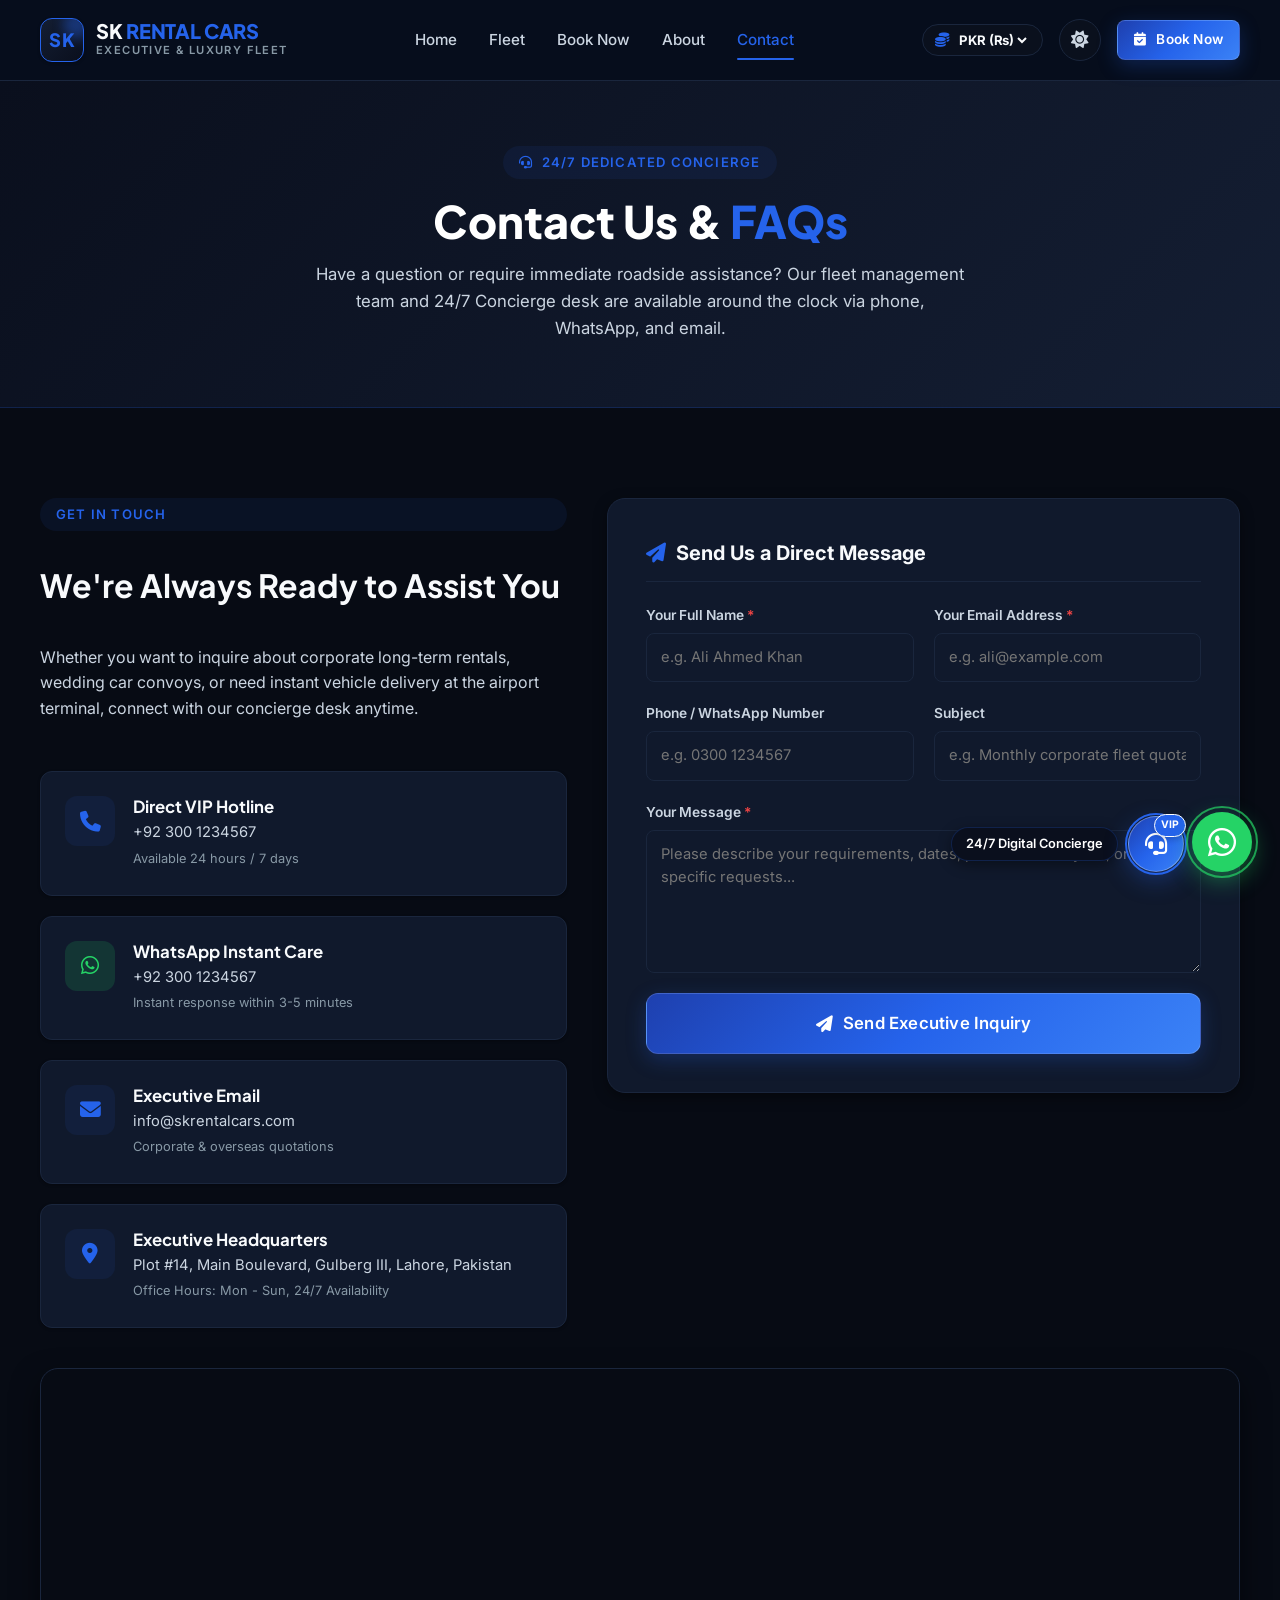
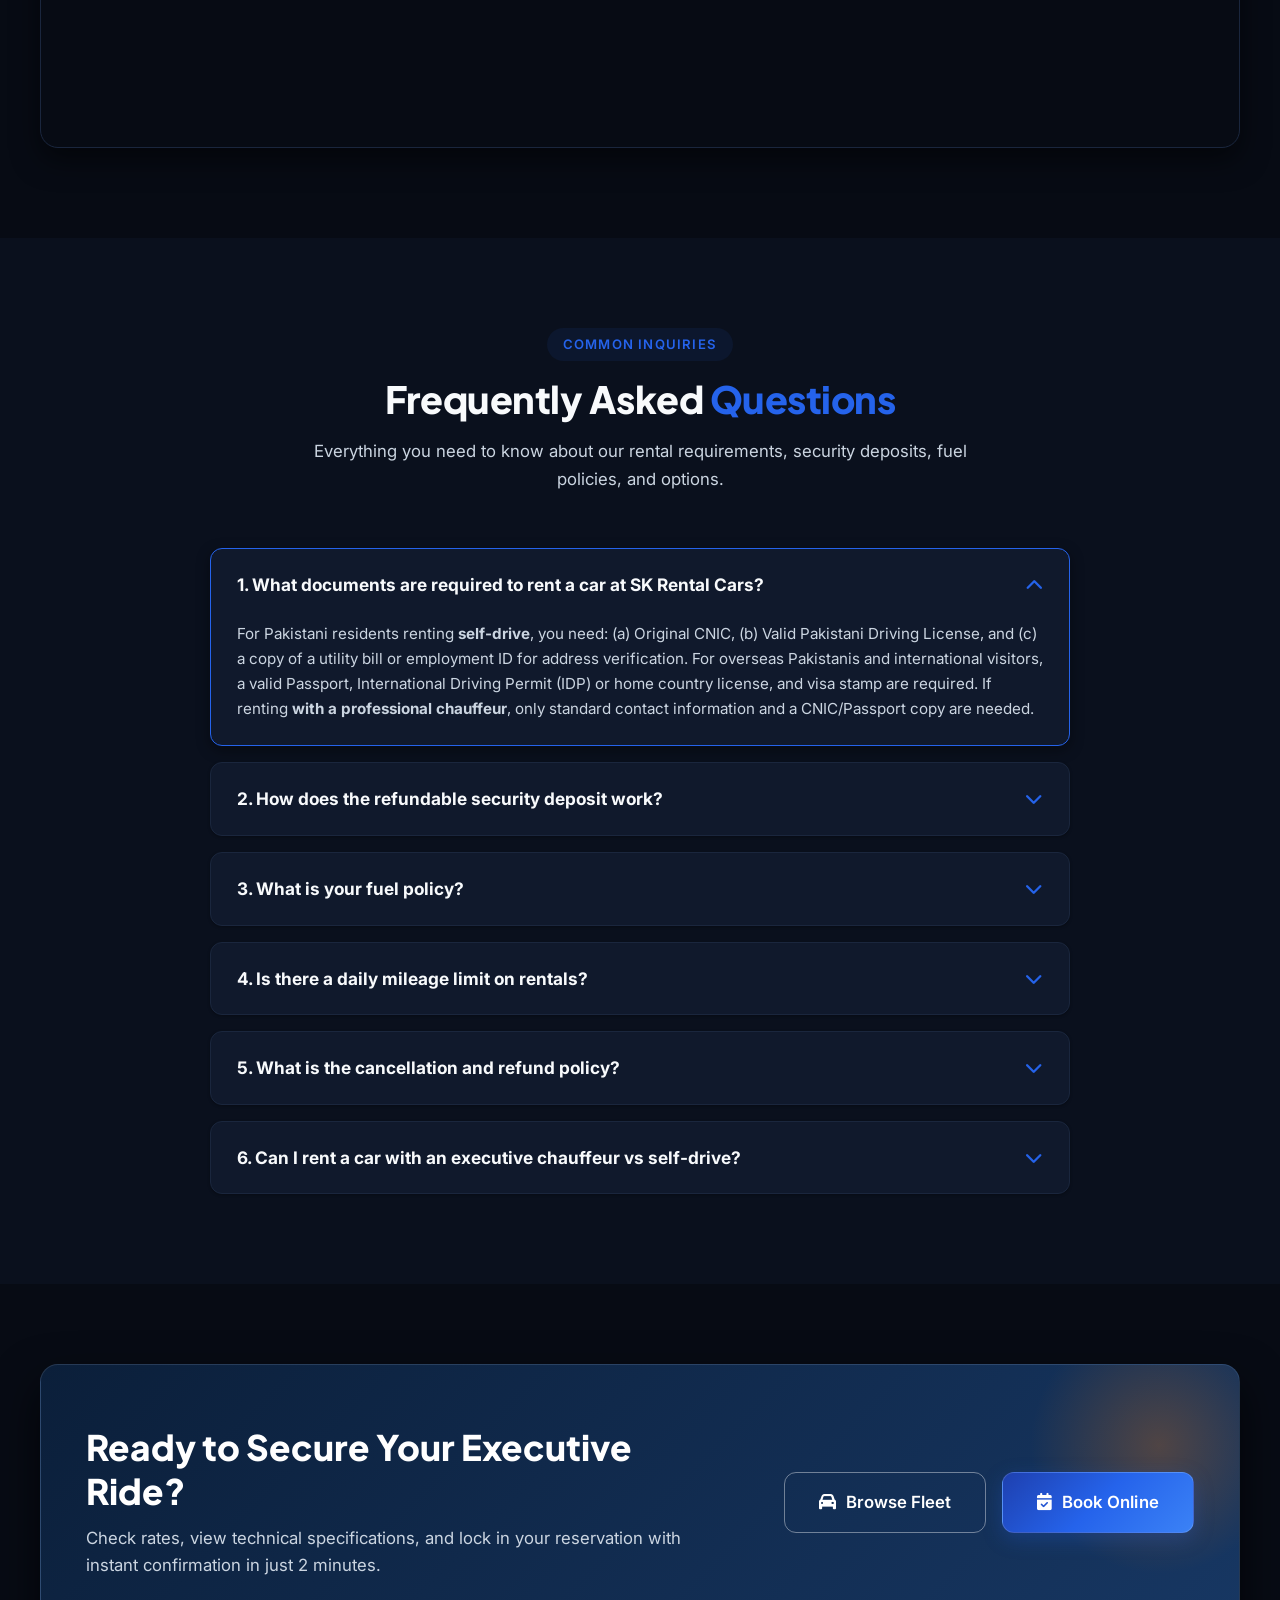
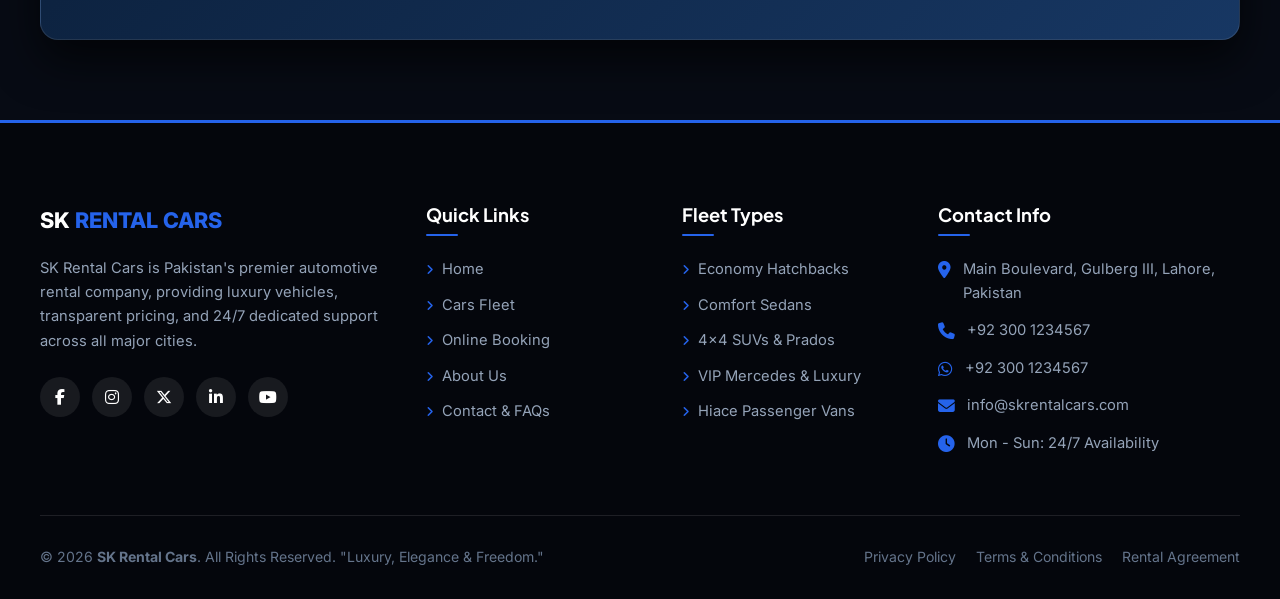
<file: contact.html>
<!DOCTYPE html>
<html lang="en">
<head>
  <meta charset="UTF-8">
  <meta name="viewport" content="width=device-width, initial-scale=1.0">
  <title>Contact Us &amp; FAQs - SK Rental Cars | 24/7 VIP Concierge Support</title>
  
  <!-- SEO Meta Tags -->
  <meta name="description" content="Get in touch with SK Rental Cars in Lahore, Islamabad, and Karachi. Reach our 24/7 executive team by phone, WhatsApp, email, or chat with our SK AI Concierge.">
  <meta name="keywords" content="contact SK Rental Cars, luxury car rental Lahore phone, rent a car office Lahore, SK car rental FAQs Pakistan">
  <meta name="author" content="SK Rental Cars">

  <!-- Favicon -->
  <link rel="icon" type="image/svg+xml" href="images/favicon.svg">

  <!-- Google Fonts: Plus Jakarta Sans (Headings) & Inter (Body) -->
  <link rel="preconnect" href="https://fonts.googleapis.com">
  <link rel="preconnect" href="https://fonts.gstatic.com" crossorigin>
  <link href="https://fonts.googleapis.com/css2?family=Inter:wght@300;400;500;600;700&family=Plus+Jakarta+Sans:wght@500;600;700;800;900&display=swap" rel="stylesheet">

  <!-- Font Awesome 6 Icons -->
  <link rel="stylesheet" href="https://cdnjs.cloudflare.com/ajax/libs/font-awesome/6.5.1/css/all.min.css">

  <!-- Master Stylesheet -->
  <link rel="stylesheet" href="style.css">
</head>
<body>

  <!-- ================= HEADER & STICKY NAVBAR ================= -->
  <header class="navbar" id="mainNavbar">
    <div class="container navbar-container">
      
      <!-- Brand Logo -->
      <a href="index.html" class="brand-logo" aria-label="SK Rental Cars Home">
        <div class="logo-icon-box" style="background: linear-gradient(135deg, #141E33 0%, #0A0F1D 100%); border-color: var(--color-accent);">
          <span style="font-weight:900; font-size:1.15rem; color:var(--color-accent); font-family:var(--font-heading); letter-spacing:1px;">SK</span>
        </div>
        <div class="logo-text-group">
          <span class="logo-title">SK <span>RENTAL CARS</span></span>
          <span class="logo-tagline">Executive &amp; Luxury Fleet</span>
        </div>
      </a>

      <!-- Desktop Navigation Links -->
      <nav class="nav-links" aria-label="Main Navigation">
        <a href="index.html" class="nav-link">Home</a>
        <a href="cars.html" class="nav-link">Fleet</a>
        <a href="booking.html" class="nav-link">Book Now</a>
        <a href="about.html" class="nav-link">About</a>
        <a href="contact.html" class="nav-link active">Contact</a>
      </nav>

      <!-- Nav Actions -->
      <div class="nav-actions">
        <!-- Live Currency Switcher -->
        <div class="currency-selector-box" title="Change Currency">
          <i class="fa-solid fa-coins"></i>
          <select class="currency-select" aria-label="Select Currency">
            <option value="PKR">PKR (₨)</option>
            <option value="USD">USD ($)</option>
            <option value="AED">AED (د.إ)</option>
            <option value="GBP">GBP (£)</option>
            <option value="SAR">SAR (﷼)</option>
          </select>
        </div>

        <!-- Dark/Light Mode Switcher -->
        <button class="theme-toggle-btn" id="themeToggleBtn" aria-label="Toggle Theme Mode">
          <i class="fa-solid fa-moon"></i>
        </button>

        <!-- CTA Book Button -->
        <a href="booking.html" class="btn btn-primary btn-sm nav-btn-desktop">
          <i class="fa-solid fa-calendar-check"></i> Book Now
        </a>

        <!-- Mobile Hamburger Menu Button -->
        <button class="mobile-nav-toggle" id="mobileNavToggle" aria-label="Open Mobile Menu">
          <i class="fa-solid fa-bars"></i>
        </button>
      </div>

    </div>

    <!-- Mobile Slide-out Drawer -->
    <div class="mobile-nav-drawer" id="mobileNavDrawer">
      <div class="mobile-nav-links">
        <a href="index.html"><i class="fa-solid fa-house"></i> Home</a>
        <a href="cars.html"><i class="fa-solid fa-car"></i> Cars Fleet</a>
        <a href="booking.html"><i class="fa-solid fa-calendar-check"></i> Book a Car</a>
        <a href="about.html"><i class="fa-solid fa-circle-info"></i> About Us</a>
        <a href="contact.html" class="active"><i class="fa-solid fa-envelope"></i> Contact Us</a>
      </div>
      <a href="booking.html" class="btn btn-primary btn-block">
        <i class="fa-solid fa-key"></i> Book Your Car Now
      </a>
    </div>
  </header>

  <!-- ================= BANNER ================= -->
  <section class="section-dark" style="padding: 65px 0; background: linear-gradient(135deg, #0A0F1D 0%, #141E33 100%); border-bottom: 1px solid var(--border-gold);">
    <div class="container" style="text-align: center;">
      <span class="badge-tag">
        <i class="fa-solid fa-headset"></i> 24/7 Dedicated Concierge
      </span>
      <h1 style="font-size: 2.8rem; font-weight: 800; margin-bottom: 12px; color: #FFFFFF;">
        Contact Us &amp; <span style="color: var(--color-accent);">FAQs</span>
      </h1>
      <p style="color: #CBD5E1; max-width: 650px; margin: 0 auto; font-size: 1.05rem;">
        Have a question or require immediate roadside assistance? Our fleet management team and 24/7 Concierge desk are available around the clock via phone, WhatsApp, and email.
      </p>
    </div>
  </section>

  <!-- ================= CONTACT INFO & FORM SECTION ================= -->
  <main class="section">
    <div class="container">
      <div class="contact-grid">
        
        <!-- LEFT: CONTACT INFO CARDS -->
        <div class="contact-info-cards reveal-fade-up">
          <span class="badge-tag">Get in Touch</span>
          <h2 style="font-size: 2rem; margin-bottom: 20px;">We're Always Ready to Assist You</h2>
          <p style="color: var(--text-secondary); margin-bottom: 30px; font-size: 1rem;">
            Whether you want to inquire about corporate long-term rentals, wedding car convoys, or need instant vehicle delivery at the airport terminal, connect with our concierge desk anytime.
          </p>

          <!-- Phone Card -->
          <div class="contact-info-item">
            <div class="info-icon-box"><i class="fa-solid fa-phone"></i></div>
            <div class="info-text-box">
              <h4>Direct VIP Hotline</h4>
              <p><a href="tel:+923001234567">+92 300 1234567</a></p>
              <span style="font-size: 0.8rem; color: var(--text-muted);">Available 24 hours / 7 days</span>
            </div>
          </div>

          <!-- WhatsApp Card -->
          <div class="contact-info-item">
            <div class="info-icon-box" style="background-color: rgba(37, 211, 102, 0.15); color: #25D366;"><i class="fa-brands fa-whatsapp"></i></div>
            <div class="info-text-box">
              <h4>WhatsApp Instant Care</h4>
              <p><a href="https://wa.me/923001234567" target="_blank" rel="noopener">+92 300 1234567</a></p>
              <span style="font-size: 0.8rem; color: var(--text-muted);">Instant response within 3-5 minutes</span>
            </div>
          </div>

          <!-- Email Card -->
          <div class="contact-info-item">
            <div class="info-icon-box"><i class="fa-solid fa-envelope"></i></div>
            <div class="info-text-box">
              <h4>Executive Email</h4>
              <p><a href="mailto:info@skrentalcars.com">info@skrentalcars.com</a></p>
              <span style="font-size: 0.8rem; color: var(--text-muted);">Corporate &amp; overseas quotations</span>
            </div>
          </div>

          <!-- Office Address Card -->
          <div class="contact-info-item">
            <div class="info-icon-box"><i class="fa-solid fa-location-dot"></i></div>
            <div class="info-text-box">
              <h4>Executive Headquarters</h4>
              <p>Plot #14, Main Boulevard, Gulberg III, Lahore, Pakistan</p>
              <span style="font-size: 0.8rem; color: var(--text-muted);">Office Hours: Mon - Sun, 24/7 Availability</span>
            </div>
          </div>
        </div>

        <!-- RIGHT: CONTACT FORM -->
        <div class="booking-form-card reveal-fade-up">
          <div class="form-section-title">
            <i class="fa-solid fa-paper-plane"></i> Send Us a Direct Message
          </div>

          <!-- Success Alert Message (Hidden by default) -->
          <div id="contactSuccessAlert" style="display: none; background-color: rgba(16, 185, 129, 0.15); border: 1.5px solid var(--color-success); border-radius: var(--radius-md); padding: 16px; margin-bottom: 22px; color: var(--color-success); font-weight: 600;">
            <i class="fa-solid fa-circle-check"></i> Thank you! Your message has been received. Our senior concierge will contact you shortly.
          </div>

          <form id="contactForm" novalidate>
            <div class="form-row">
              <div class="form-group">
                <label for="contactName">Your Full Name <span class="required">*</span></label>
                <input type="text" id="contactName" class="form-control" placeholder="e.g. Ali Ahmed Khan" required>
              </div>
              <div class="form-group">
                <label for="contactEmail">Your Email Address <span class="required">*</span></label>
                <input type="email" id="contactEmail" class="form-control" placeholder="e.g. ali@example.com" required>
              </div>
            </div>

            <div class="form-row">
              <div class="form-group">
                <label for="contactPhone">Phone / WhatsApp Number</label>
                <input type="tel" id="contactPhone" class="form-control" placeholder="e.g. 0300 1234567">
              </div>
              <div class="form-group">
                <label for="contactSubject">Subject</label>
                <input type="text" id="contactSubject" class="form-control" placeholder="e.g. Monthly corporate fleet quotation">
              </div>
            </div>

            <div class="form-row-full">
              <div class="form-group">
                <label for="contactMessage">Your Message <span class="required">*</span></label>
                <textarea id="contactMessage" rows="5" class="form-control" placeholder="Please describe your requirements, dates, preferred luxury car, or specific requests..." required></textarea>
              </div>
            </div>

            <button type="submit" class="btn btn-primary btn-lg btn-block">
              <i class="fa-solid fa-paper-plane"></i> Send Executive Inquiry
            </button>
          </form>
        </div>

      </div>

      <!-- GOOGLE MAP EMBED (Gulberg III Lahore Location) -->
      <div class="map-wrapper reveal-fade-up">
        <iframe 
          title="SK Rental Cars Headquarters Location Map"
          src="https://www.google.com/maps/embed?pb=!1m18!1m12!1m3!1d27218.435773145155!2d74.34005953955078!3d31.509748600000006!2m3!1f0!2f0!3f0!3m2!1i1024!2i768!4f13.1!3m3!1m2!1s0x3919045a28ff1d39%3A0xf6398f6a96e95b77!2sGulberg%20III%2C%20Lahore%2C%20Punjab!5e0!3m2!1sen!2s!4v1700000000000!5m2!1sen!2s" 
          width="100%" 
          height="100%" 
          style="border:0;" 
          allowfullscreen="" 
          loading="lazy" 
          referrerpolicy="no-referrer-when-downgrade">
        </iframe>
      </div>

    </div>
  </main>

  <!-- ================= FAQ ACCORDION (6 QUESTIONS) ================= -->
  <section class="section section-subtle" id="faqSection">
    <div class="container">
      <div class="section-header reveal-fade-up">
        <span class="badge-tag">Common Inquiries</span>
        <h2 class="section-title">Frequently Asked <span>Questions</span></h2>
        <p class="section-subtitle">
          Everything you need to know about our rental requirements, security deposits, fuel policies, and options.
        </p>
      </div>

      <div class="faq-accordion reveal-fade-up">
        
        <!-- FAQ 1: Documents Required -->
        <div class="faq-item active">
          <button class="faq-question">
            <span>1. What documents are required to rent a car at SK Rental Cars?</span>
            <i class="fa-solid fa-chevron-down"></i>
          </button>
          <div class="faq-answer">
            <p>
              For Pakistani residents renting <strong>self-drive</strong>, you need: (a) Original CNIC, (b) Valid Pakistani Driving License, and (c) a copy of a utility bill or employment ID for address verification. For overseas Pakistanis and international visitors, a valid Passport, International Driving Permit (IDP) or home country license, and visa stamp are required. If renting <strong>with a professional chauffeur</strong>, only standard contact information and a CNIC/Passport copy are needed.
            </p>
          </div>
        </div>

        <!-- FAQ 2: Security Deposit -->
        <div class="faq-item">
          <button class="faq-question">
            <span>2. How does the refundable security deposit work?</span>
            <i class="fa-solid fa-chevron-down"></i>
          </button>
          <div class="faq-answer">
            <p>
              A fully refundable security deposit is collected upon vehicle delivery for self-drive rentals (amount depends on the vehicle class, ranging from PKR 15,000 for hatchbacks to PKR 50,000 for luxury SUVs). The deposit is 100% refunded immediately upon returning the car in safe condition with no traffic fines or damages. For rentals with chauffeur, zero security deposit is required.
            </p>
          </div>
        </div>

        <!-- FAQ 3: Fuel Policy -->
        <div class="faq-item">
          <button class="faq-question">
            <span>3. What is your fuel policy?</span>
            <i class="fa-solid fa-chevron-down"></i>
          </button>
          <div class="faq-answer">
            <p>
              We operate on a transparent <strong>Same-to-Same Fuel Policy</strong>. The vehicle is delivered to you with a documented fuel level (usually full or half tank). You simply return the vehicle with the equivalent fuel level. If you prefer, we can also provide pre-fueled service upon request.
            </p>
          </div>
        </div>

        <!-- FAQ 4: Daily Mileage Limit -->
        <div class="faq-item">
          <button class="faq-question">
            <span>4. Is there a daily mileage limit on rentals?</span>
            <i class="fa-solid fa-chevron-down"></i>
          </button>
          <div class="faq-answer">
            <p>
              Standard city rentals include a generous <strong>200 km per day</strong> allowance. Extra kilometers are charged at modest nominal rates per kilometer depending on the car model. For long-distance intercity tours (e.g., Lahore to Islamabad, Northern Areas, Swat, Murree), customized unlimited or extended mileage packages can be arranged in advance.
            </p>
          </div>
        </div>

        <!-- FAQ 5: Cancellation Policy -->
        <div class="faq-item">
          <button class="faq-question">
            <span>5. What is the cancellation and refund policy?</span>
            <i class="fa-solid fa-chevron-down"></i>
          </button>
          <div class="faq-answer">
            <p>
              We believe in stress-free travel. You can cancel or reschedule your reservation <strong>free of charge up to 24 hours prior</strong> to your scheduled pick-up time. There are no penalty deductions. Simply notify us via phone, WhatsApp, or through our 24/7 Concierge desk.
            </p>
          </div>
        </div>

        <!-- FAQ 6: Driver vs Self-Drive Option -->
        <div class="faq-item">
          <button class="faq-question">
            <span>6. Can I rent a car with an executive chauffeur vs self-drive?</span>
            <i class="fa-solid fa-chevron-down"></i>
          </button>
          <div class="faq-answer">
            <p>
              Yes! All 15+ vehicles in our fleet are available both for <strong>self-drive</strong> and <strong>with uniformed executive chauffeurs</strong>. Adding a dedicated driver costs just PKR 2,000 per day. Our chauffeurs are licensed, background-verified, punctual, and familiar with all Pakistani motorways, mountain passes, and VIP protocols.
            </p>
          </div>
        </div>

      </div>
    </div>
  </section>

  <!-- ================= CALL TO ACTION BANNER ================= -->
  <section class="container" style="margin-bottom: 80px; margin-top: 80px;">
    <div class="cta-banner reveal-fade-up">
      <div class="cta-content-wrapper">
        <div class="cta-text-box">
          <h2 class="cta-heading">Ready to Secure Your Executive Ride?</h2>
          <p class="cta-subtext">
            Check rates, view technical specifications, and lock in your reservation with instant confirmation in just 2 minutes.
          </p>
        </div>
        <div class="cta-buttons-group">
          <a href="cars.html" class="btn btn-outline-white btn-lg">
            <i class="fa-solid fa-car"></i> Browse Fleet
          </a>
          <a href="booking.html" class="btn btn-primary btn-lg">
            <i class="fa-solid fa-calendar-check"></i> Book Online
          </a>
        </div>
      </div>
    </div>
  </section>

  <!-- ================= FOOTER ================= -->
  <footer class="footer">
    <div class="container">
      <div class="footer-grid">
        
        <!-- Col 1: About & Socials -->
        <div class="footer-about">
          <div class="footer-logo-title">
            SK <span>RENTAL CARS</span>
          </div>
          <p class="footer-desc">
            SK Rental Cars is Pakistan's premier automotive rental company, providing luxury vehicles, transparent pricing, and 24/7 dedicated support across all major cities.
          </p>
          <div class="footer-socials">
            <a href="#" class="social-link" aria-label="Facebook"><i class="fa-brands fa-facebook-f"></i></a>
            <a href="#" class="social-link" aria-label="Instagram"><i class="fa-brands fa-instagram"></i></a>
            <a href="#" class="social-link" aria-label="Twitter"><i class="fa-brands fa-x-twitter"></i></a>
            <a href="#" class="social-link" aria-label="LinkedIn"><i class="fa-brands fa-linkedin-in"></i></a>
            <a href="#" class="social-link" aria-label="YouTube"><i class="fa-brands fa-youtube"></i></a>
          </div>
        </div>

        <!-- Col 2: Quick Links -->
        <div>
          <h4 class="footer-col-title">Quick Links</h4>
          <ul class="footer-links-list">
            <li class="footer-link-item"><a href="index.html"><i class="fa-solid fa-angle-right"></i> Home</a></li>
            <li class="footer-link-item"><a href="cars.html"><i class="fa-solid fa-angle-right"></i> Cars Fleet</a></li>
            <li class="footer-link-item"><a href="booking.html"><i class="fa-solid fa-angle-right"></i> Online Booking</a></li>
            <li class="footer-link-item"><a href="about.html"><i class="fa-solid fa-angle-right"></i> About Us</a></li>
            <li class="footer-link-item"><a href="contact.html"><i class="fa-solid fa-angle-right"></i> Contact &amp; FAQs</a></li>
          </ul>
        </div>

        <!-- Col 3: Categories -->
        <div>
          <h4 class="footer-col-title">Fleet Types</h4>
          <ul class="footer-links-list">
            <li class="footer-link-item"><a href="cars.html?category=Economy"><i class="fa-solid fa-angle-right"></i> Economy Hatchbacks</a></li>
            <li class="footer-link-item"><a href="cars.html?category=Sedan"><i class="fa-solid fa-angle-right"></i> Comfort Sedans</a></li>
            <li class="footer-link-item"><a href="cars.html?category=SUV"><i class="fa-solid fa-angle-right"></i> 4x4 SUVs &amp; Prados</a></li>
            <li class="footer-link-item"><a href="cars.html?category=Luxury"><i class="fa-solid fa-angle-right"></i> VIP Mercedes &amp; Luxury</a></li>
            <li class="footer-link-item"><a href="cars.html?category=Van"><i class="fa-solid fa-angle-right"></i> Hiace Passenger Vans</a></li>
          </ul>
        </div>

        <!-- Col 4: Contact Info -->
        <div>
          <h4 class="footer-col-title">Contact Info</h4>
          <div class="footer-contact-list">
            <div class="footer-contact-item">
              <i class="fa-solid fa-location-dot"></i>
              <span>Main Boulevard, Gulberg III, Lahore, Pakistan</span>
            </div>
            <div class="footer-contact-item">
              <i class="fa-solid fa-phone"></i>
              <a href="tel:+923001234567">+92 300 1234567</a>
            </div>
            <div class="footer-contact-item">
              <i class="fa-brands fa-whatsapp"></i>
              <a href="https://wa.me/923001234567" target="_blank" rel="noopener">+92 300 1234567</a>
            </div>
            <div class="footer-contact-item">
              <i class="fa-solid fa-envelope"></i>
              <a href="mailto:info@skrentalcars.com">info@skrentalcars.com</a>
            </div>
            <div class="footer-contact-item">
              <i class="fa-solid fa-clock"></i>
              <span>Mon - Sun: 24/7 Availability</span>
            </div>
          </div>
        </div>

      </div>

      <!-- Bottom Bar -->
      <div class="footer-bottom">
        <div>
          &copy; 2026 <strong>SK Rental Cars</strong>. All Rights Reserved. "Luxury, Elegance &amp; Freedom."
        </div>
        <div class="footer-bottom-links">
          <a href="#">Privacy Policy</a>
          <a href="#">Terms &amp; Conditions</a>
          <a href="#">Rental Agreement</a>
        </div>
      </div>
    </div>
  </footer>

  <!-- ================= FLOATING ACTION BUTTONS ================= -->
  <!-- WhatsApp Floating Button -->
  <a href="https://wa.me/923001234567?text=Hello%20SK%20Rental%20Cars!%20I%20have%20an%20inquiry." class="whatsapp-float" target="_blank" rel="noopener" aria-label="Chat on WhatsApp">
    <i class="fa-brands fa-whatsapp"></i>
  </a>

  <!-- Back to Top Button -->
  <button class="back-to-top" id="backToTopBtn" aria-label="Back to Top">
    <i class="fa-solid fa-arrow-up"></i>
  </button>

  <!-- Master JavaScript -->
  <script src="script.js"></script>
</body>
</html>
</file>
<file: style.css>
/* ==========================================================================
   SK Rental Cars - Master Stylesheet
   Brand: Luxury Obsidian Carbon (#0A0F1D), Imperial Champagne Gold (#E5A93C),
          Rich Midnight Titanium (#141E33) & Crisp Platinum
   Typography: Poppins (Headings), Inter (Body)
   ========================================================================== */

/* ---------------- CSS Variables & Design Tokens ---------------- */
:root {
  /* Color Palette - Executive Royal Cobalt, Deep Titanium & Crisp Platinum */
  --color-primary: #0A0F1D;
  --color-primary-light: #121B2F;
  --color-primary-dark: #050811;
  
  --color-accent: #2563EB;
  --color-accent-hover: #1D4ED8;
  --color-accent-cyan: #38BDF8;
  --color-accent-soft: rgba(37, 99, 235, 0.08);
  --color-accent-glow: rgba(37, 99, 235, 0.20);
  --gradient-gold: linear-gradient(135deg, #1E40AF 0%, #2563EB 50%, #3B82F6 100%);
  --gradient-gold-hover: linear-gradient(135deg, #2563EB 0%, #3B82F6 100%);
  --gradient-dark: linear-gradient(135deg, #121B2F 0%, #0A0F1D 100%);

  --color-whatsapp: #25D366;
  --color-whatsapp-hover: #1EBE5D;
  --color-success: #10B981;
  --color-error: #EF4444;
  --color-warning: #F59E0B;

  --bg-body: #F8FAFC;
  --bg-surface: #FFFFFF;
  --bg-card: #FFFFFF;
  --bg-card-hover: #FFFFFF;
  --bg-subtle: #F1F5F9;
  --bg-hero-overlay: linear-gradient(180deg, rgba(10, 15, 29, 0.85) 0%, rgba(5, 8, 17, 0.94) 100%);
  --bg-footer: #050811;

  --text-main: #0F172A;
  --text-secondary: #334155;
  --text-muted: #64748B;
  --text-light: #F8FAFC;
  --text-on-accent: #FFFFFF;

  --border-color: #E2E8F0;
  --border-light: #F1F5F9;
  --border-gold: rgba(37, 99, 235, 0.18);
  --border-focus: #2563EB;

  /* Refined Automotive Shadows */
  --shadow-sm: 0 1px 2px rgba(15, 23, 42, 0.05);
  --shadow-md: 0 4px 12px rgba(15, 23, 42, 0.07), 0 1px 3px rgba(15, 23, 42, 0.04);
  --shadow-lg: 0 12px 28px rgba(15, 23, 42, 0.09), 0 3px 8px rgba(15, 23, 42, 0.04);
  --shadow-xl: 0 20px 40px rgba(15, 23, 42, 0.12);
  --shadow-accent: 0 6px 18px rgba(37, 99, 235, 0.28);

  /* Executive Typography */
  --font-heading: 'Plus Jakarta Sans', -apple-system, BlinkMacSystemFont, 'Segoe UI', Roboto, sans-serif;
  --font-body: 'Inter', -apple-system, BlinkMacSystemFont, 'Segoe UI', Roboto, sans-serif;

  /* Transitions */
  --transition-fast: 0.16s ease;
  --transition-normal: 0.26s ease;
  --transition-slow: 0.40s cubic-bezier(0.16, 1, 0.3, 1);

  /* Radii */
  --radius-sm: 8px;
  --radius-md: 12px;
  --radius-lg: 18px;
  --radius-full: 9999px;

  /* Container */
  --container-max: 1240px;
}

/* ---------------- Dark Mode Overrides (Executive Obsidian & Cobalt) ---------------- */
[data-theme="dark"] {
  --color-primary: #0A0F1D;
  --color-primary-light: #121B2F;
  --color-primary-dark: #050811;

  --bg-body: #070B14;
  --bg-surface: #0D1424;
  --bg-card: #10192C;
  --bg-card-hover: #15223A;
  --bg-subtle: #0A101D;
  --bg-hero-overlay: linear-gradient(180deg, rgba(7, 11, 20, 0.88) 0%, rgba(5, 8, 17, 0.96) 100%);
  --bg-footer: #04060C;

  --text-main: #F8FAFC;
  --text-secondary: #CBD5E1;
  --text-muted: #8899A6;

  --border-color: #1A263D;
  --border-light: #131E33;
  --border-gold: rgba(37, 99, 235, 0.22);

  --shadow-sm: 0 1px 3px rgba(0, 0, 0, 0.3);
  --shadow-md: 0 4px 14px rgba(0, 0, 0, 0.4);
  --shadow-lg: 0 12px 28px rgba(0, 0, 0, 0.5);
  --shadow-xl: 0 20px 45px rgba(0, 0, 0, 0.65);
  --shadow-accent: 0 6px 20px rgba(37, 99, 235, 0.25);
}

/* ---------------- Reset & Base Styles ---------------- */
*, *::before, *::after {
  box-sizing: border-box;
  margin: 0;
  padding: 0;
}

html {
  font-size: 16px;
  scroll-behavior: smooth;
  scroll-padding-top: 85px;
}

body {
  font-family: var(--font-body);
  background-color: var(--bg-body);
  color: var(--text-main);
  line-height: 1.6;
  -webkit-font-smoothing: antialiased;
  -moz-osx-font-smoothing: grayscale;
  overflow-x: hidden;
  transition: background-color var(--transition-normal), color var(--transition-normal);
}

h1, h2, h3, h4, h5, h6 {
  font-family: var(--font-heading);
  color: var(--text-main);
  font-weight: 700;
  line-height: 1.25;
}

a {
  color: inherit;
  text-decoration: none;
  transition: color var(--transition-fast);
}

img {
  max-width: 100%;
  height: auto;
  display: block;
}

button, input, select, textarea {
  font: inherit;
}

button {
  cursor: pointer;
  border: none;
  background: none;
}

ul, ol {
  list-style: none;
}

/* ---------------- Layout Utilities ---------------- */
.container {
  width: 100%;
  max-width: var(--container-max);
  margin-left: auto;
  margin-right: auto;
  padding-left: 20px;
  padding-right: 20px;
}

.section {
  padding: 90px 0;
  position: relative;
}

.section-subtle {
  background-color: var(--bg-subtle);
}

.section-dark {
  background-color: var(--color-primary);
  color: #FFFFFF;
}

.section-dark h2, .section-dark h3, .section-dark p {
  color: #FFFFFF;
}

/* Section Header */
.section-header {
  text-align: center;
  max-width: 720px;
  margin: 0 auto 55px auto;
}

.badge-tag {
  display: inline-flex;
  align-items: center;
  gap: 8px;
  padding: 6px 16px;
  font-size: 0.82rem;
  font-weight: 600;
  text-transform: uppercase;
  letter-spacing: 1.2px;
  border-radius: var(--radius-full);
  background-color: var(--color-accent-soft);
  color: var(--color-accent);
  margin-bottom: 14px;
}

.section-title {
  font-size: 2.35rem;
  font-weight: 800;
  letter-spacing: -0.5px;
  margin-bottom: 16px;
}

.section-title span {
  color: var(--color-accent);
}

.section-subtitle {
  font-size: 1.05rem;
  color: var(--text-secondary);
  line-height: 1.65;
}

.section-dark .section-subtitle {
  color: #CBD5E1;
}

/* ---------------- Buttons ---------------- */
.btn {
  display: inline-flex;
  align-items: center;
  justify-content: center;
  gap: 10px;
  padding: 13px 26px;
  font-size: 0.95rem;
  font-weight: 600;
  border-radius: var(--radius-md);
  transition: all var(--transition-normal);
  white-space: nowrap;
}

.btn-primary {
  background: var(--gradient-gold);
  color: #FFFFFF;
  font-weight: 600;
  letter-spacing: 0.2px;
  box-shadow: var(--shadow-accent);
  border: 1px solid rgba(255, 255, 255, 0.15);
}

.btn-primary:hover {
  background: var(--gradient-gold-hover);
  color: #FFFFFF;
  transform: translateY(-2px);
  box-shadow: 0 8px 24px rgba(37, 99, 235, 0.35);
}

.btn-secondary {
  background-color: var(--color-primary);
  color: #FFFFFF;
  border: 1px solid transparent;
}

.btn-secondary:hover {
  background-color: var(--color-primary-light);
  transform: translateY(-2px);
  box-shadow: var(--shadow-md);
}

.btn-outline {
  background: transparent;
  color: var(--text-main);
  border: 1.5px solid var(--border-color);
}

.btn-outline:hover {
  border-color: var(--color-accent);
  color: var(--color-accent);
  background-color: var(--color-accent-soft);
}

.btn-outline-white {
  background: transparent;
  color: #FFFFFF;
  border: 1.5px solid rgba(255, 255, 255, 0.4);
}

.btn-outline-white:hover {
  background: #FFFFFF;
  color: var(--color-primary);
  border-color: #FFFFFF;
  transform: translateY(-2px);
}

.btn-whatsapp {
  background-color: var(--color-whatsapp);
  color: #FFFFFF;
  box-shadow: 0 6px 20px rgba(37, 211, 102, 0.35);
}

.btn-whatsapp:hover {
  background-color: var(--color-whatsapp-hover);
  transform: translateY(-2px);
  box-shadow: 0 8px 24px rgba(37, 211, 102, 0.5);
}

.btn-sm {
  padding: 8px 16px;
  font-size: 0.85rem;
  border-radius: var(--radius-sm);
}

.btn-lg {
  padding: 16px 34px;
  font-size: 1.05rem;
  border-radius: var(--radius-md);
}

.btn-block {
  width: 100%;
}

/* ---------------- Navigation Bar ---------------- */
.navbar {
  position: sticky;
  top: 0;
  left: 0;
  width: 100%;
  z-index: 1000;
  background-color: rgba(255, 255, 255, 0.94);
  backdrop-filter: blur(14px);
  -webkit-backdrop-filter: blur(14px);
  border-bottom: 1px solid var(--border-color);
  transition: all var(--transition-normal);
}

[data-theme="dark"] .navbar {
  background-color: rgba(7, 15, 30, 0.92);
  border-bottom: 1px solid var(--border-color);
}

.navbar.scrolled {
  box-shadow: var(--shadow-md);
  padding: 4px 0;
}

.navbar-container {
  display: flex;
  align-items: center;
  justify-content: space-between;
  height: 80px;
}

/* Brand Logo */
.brand-logo {
  display: flex;
  align-items: center;
  gap: 12px;
  text-decoration: none;
}

.logo-icon-box {
  width: 44px;
  height: 44px;
  border-radius: 12px;
  background: linear-gradient(135deg, var(--color-primary) 0%, var(--color-primary-light) 100%);
  display: flex;
  align-items: center;
  justify-content: center;
  color: #FFFFFF;
  font-size: 1.3rem;
  box-shadow: var(--shadow-sm);
  border: 1px solid rgba(255, 122, 0, 0.3);
  position: relative;
  overflow: hidden;
}

.logo-icon-box::after {
  content: '';
  position: absolute;
  top: -20%;
  right: -20%;
  width: 28px;
  height: 28px;
  background: var(--color-accent);
  border-radius: 50%;
  opacity: 0.4;
  filter: blur(6px);
}

.logo-text-group {
  display: flex;
  flex-direction: column;
}

.logo-title {
  font-family: var(--font-heading);
  font-size: 1.25rem;
  font-weight: 800;
  line-height: 1.1;
  color: var(--text-main);
  letter-spacing: -0.3px;
}

.logo-title span {
  color: var(--color-accent);
}

.logo-tagline {
  font-size: 0.7rem;
  font-weight: 600;
  text-transform: uppercase;
  letter-spacing: 1.4px;
  color: var(--text-muted);
}

/* Nav Links */
.nav-links {
  display: flex;
  align-items: center;
  gap: 32px;
}

.nav-link {
  font-size: 0.95rem;
  font-weight: 500;
  color: var(--text-secondary);
  position: relative;
  padding: 8px 0;
  transition: color var(--transition-fast);
}

.nav-link::after {
  content: '';
  position: absolute;
  bottom: 0;
  left: 0;
  width: 0;
  height: 2.5px;
  background-color: var(--color-accent);
  border-radius: var(--radius-full);
  transition: width var(--transition-normal);
}

.nav-link:hover,
.nav-link.active {
  color: var(--color-accent);
}

.nav-link.active::after,
.nav-link:hover::after {
  width: 100%;
}

/* Nav Actions */
.nav-actions {
  display: flex;
  align-items: center;
  gap: 16px;
}

/* Theme Toggle Button */
.theme-toggle-btn {
  width: 42px;
  height: 42px;
  border-radius: 50%;
  display: flex;
  align-items: center;
  justify-content: center;
  color: var(--text-secondary);
  background-color: var(--bg-subtle);
  border: 1px solid var(--border-color);
  font-size: 1.1rem;
  transition: all var(--transition-fast);
}

.theme-toggle-btn:hover {
  color: var(--color-accent);
  background-color: var(--color-accent-soft);
  border-color: var(--color-accent);
  transform: rotate(15deg);
}

/* Mobile Hamburger Toggle */
.mobile-nav-toggle {
  display: none;
  width: 44px;
  height: 44px;
  border-radius: var(--radius-sm);
  background-color: var(--bg-subtle);
  color: var(--text-main);
  border: 1px solid var(--border-color);
  font-size: 1.3rem;
  align-items: center;
  justify-content: center;
}

/* Mobile Navigation Drawer */
.mobile-nav-drawer {
  display: none;
}

/* ---------------- Hero Section ---------------- */
.hero {
  position: relative;
  min-height: 88vh;
  display: flex;
  align-items: center;
  background-image: var(--bg-hero-overlay), url('https://images.unsplash.com/photo-1492144534655-ae79c964c9d7?auto=format&fit=crop&w=1920&q=80');
  background-size: cover;
  background-position: center center;
  background-attachment: fixed;
  color: #FFFFFF;
  padding: 120px 0 140px 0;
  overflow: hidden;
}

.hero::after {
  content: '';
  position: absolute;
  bottom: 0;
  left: 0;
  right: 0;
  height: 80px;
  background: linear-gradient(to top, var(--bg-body), transparent);
  pointer-events: none;
}

.hero-content {
  max-width: 800px;
  position: relative;
  z-index: 2;
}

.hero-badge {
  display: inline-flex;
  align-items: center;
  gap: 8px;
  padding: 6px 16px;
  border-radius: var(--radius-full);
  background: rgba(37, 99, 235, 0.12);
  border: 1px solid rgba(56, 189, 248, 0.28);
  color: #38BDF8;
  font-size: 0.78rem;
  font-weight: 700;
  letter-spacing: 0.08em;
  text-transform: uppercase;
  margin-bottom: 22px;
  backdrop-filter: blur(10px);
}

.hero-title {
  font-size: clamp(2.5rem, 5.2vw, 3.8rem);
  font-weight: 800;
  line-height: 1.12;
  color: #FFFFFF;
  margin-bottom: 22px;
  letter-spacing: -0.03em;
}

.hero-title span {
  color: #38BDF8;
  background: linear-gradient(135deg, #FFFFFF 20%, #93C5FD 70%, #38BDF8 100%);
  -webkit-background-clip: text;
  -webkit-text-fill-color: transparent;
}

.hero-subtitle {
  font-size: 1.15rem;
  color: #CBD5E1;
  line-height: 1.7;
  margin-bottom: 34px;
  max-width: 660px;
  font-weight: 400;
}

.hero-cta-group {
  display: flex;
  flex-wrap: wrap;
  align-items: center;
  gap: 18px;
  margin-bottom: 40px;
}

.hero-trust-badges {
  display: flex;
  flex-wrap: wrap;
  align-items: center;
  gap: 28px;
  padding-top: 24px;
  border-top: 1px solid rgba(255, 255, 255, 0.15);
}

.trust-badge-item {
  display: flex;
  align-items: center;
  gap: 10px;
  font-size: 0.9rem;
  color: #CBD5E1;
}

.trust-badge-item i {
  color: var(--color-accent);
  font-size: 1.1rem;
}

/* ---------------- Hero Quick Search Widget ---------------- */
.hero-search-wrapper {
  position: relative;
  margin-top: -65px;
  z-index: 10;
}

.search-box-card {
  background-color: var(--bg-surface);
  border-radius: var(--radius-lg);
  padding: 30px;
  box-shadow: var(--shadow-xl);
  border: 1px solid var(--border-color);
  backdrop-filter: blur(10px);
}

.search-box-title {
  font-size: 1.15rem;
  font-weight: 700;
  margin-bottom: 20px;
  display: flex;
  align-items: center;
  gap: 10px;
  color: var(--text-main);
}

.search-box-title i {
  color: var(--color-accent);
}

.search-grid {
  display: grid;
  grid-template-columns: repeat(4, 1fr) auto;
  gap: 16px;
  align-items: end;
}

.search-field {
  display: flex;
  flex-direction: column;
  gap: 7px;
}

.search-field label {
  font-size: 0.82rem;
  font-weight: 600;
  color: var(--text-secondary);
  text-transform: uppercase;
  letter-spacing: 0.5px;
  display: flex;
  align-items: center;
  gap: 6px;
}

.search-field label i {
  color: var(--color-accent);
}

.search-field select,
.search-field input {
  width: 100%;
  padding: 12px 14px;
  border-radius: var(--radius-sm);
  border: 1.5px solid var(--border-color);
  background-color: var(--bg-card);
  color: var(--text-main);
  outline: none;
  transition: all var(--transition-fast);
  font-size: 0.92rem;
}

.search-field select:focus,
.search-field input:focus {
  border-color: var(--color-accent);
  box-shadow: 0 0 0 3px var(--color-accent-soft);
}

.search-submit-btn {
  height: 48px;
  padding: 0 28px;
}

/* ---------------- Feature / Why Choose Us Cards ---------------- */
.features-grid {
  display: grid;
  grid-template-columns: repeat(auto-fit, minmax(260px, 1fr));
  gap: 28px;
}

.feature-card {
  background-color: var(--bg-card);
  border-radius: var(--radius-lg);
  padding: 36px 28px;
  box-shadow: var(--shadow-sm);
  border: 1px solid var(--border-color);
  transition: all var(--transition-normal);
  display: flex;
  flex-direction: column;
  align-items: flex-start;
  position: relative;
  overflow: hidden;
}

.feature-card::before {
  content: '';
  position: absolute;
  top: 0;
  left: 0;
  width: 4px;
  height: 0;
  background: linear-gradient(to bottom, var(--color-accent), #FFB067);
  transition: height var(--transition-normal);
}

.feature-card:hover {
  transform: translateY(-8px);
  box-shadow: var(--shadow-xl);
  border-color: rgba(255, 122, 0, 0.4);
}

.feature-card:hover::before {
  height: 100%;
}

.feature-icon-wrapper {
  width: 64px;
  height: 64px;
  border-radius: 16px;
  background-color: var(--color-accent-soft);
  color: var(--color-accent);
  display: flex;
  align-items: center;
  justify-content: center;
  font-size: 1.7rem;
  margin-bottom: 22px;
  transition: all var(--transition-normal);
}

.feature-card:hover .feature-icon-wrapper {
  background: var(--gradient-gold);
  color: #FFFFFF;
  transform: scale(1.08) rotate(5deg);
  box-shadow: 0 8px 24px rgba(2, 132, 199, 0.45);
}

.feature-title {
  font-size: 1.25rem;
  font-weight: 700;
  margin-bottom: 12px;
}

.feature-desc {
  font-size: 0.93rem;
  color: var(--text-secondary);
  line-height: 1.6;
}

/* ---------------- Car Card Styles ---------------- */
.cars-grid {
  display: grid;
  grid-template-columns: repeat(auto-fill, minmax(340px, 1fr));
  gap: 30px;
}

.car-card {
  background-color: var(--bg-card);
  border-radius: var(--radius-lg);
  overflow: hidden;
  box-shadow: var(--shadow-sm);
  border: 1px solid var(--border-color);
  transition: all var(--transition-normal);
  display: flex;
  flex-direction: column;
  position: relative;
}

.car-card:hover {
  transform: translateY(-6px);
  box-shadow: var(--shadow-xl);
  border-color: rgba(37, 99, 235, 0.35);
}

.car-image-box {
  position: relative;
  width: 100%;
  height: 220px;
  overflow: hidden;
  background-color: var(--bg-subtle);
}

.car-img {
  width: 100%;
  height: 100%;
  object-fit: cover;
  transition: transform var(--transition-slow);
}

.car-card:hover .car-img {
  transform: scale(1.06);
}

.car-badge-category {
  position: absolute;
  top: 14px;
  left: 14px;
  background-color: var(--color-primary);
  color: #FFFFFF;
  font-size: 0.75rem;
  font-weight: 700;
  text-transform: uppercase;
  letter-spacing: 0.8px;
  padding: 5px 12px;
  border-radius: var(--radius-full);
  box-shadow: 0 4px 10px rgba(0, 0, 0, 0.25);
  border: 1px solid rgba(255, 255, 255, 0.2);
}

.car-badge-driver {
  position: absolute;
  top: 14px;
  right: 14px;
  background-color: rgba(15, 23, 42, 0.85);
  backdrop-filter: blur(4px);
  color: #10B981;
  font-size: 0.75rem;
  font-weight: 600;
  padding: 5px 12px;
  border-radius: var(--radius-full);
  display: flex;
  align-items: center;
  gap: 5px;
  box-shadow: 0 4px 10px rgba(0, 0, 0, 0.2);
}

.car-badge-driver i {
  font-size: 0.7rem;
}

.car-card-body {
  padding: 24px;
  display: flex;
  flex-direction: column;
  flex-grow: 1;
}

.car-title-row {
  display: flex;
  align-items: flex-start;
  justify-content: space-between;
  margin-bottom: 8px;
}

.car-name {
  font-size: 1.3rem;
  font-weight: 700;
  color: var(--text-main);
}

.car-rating {
  display: flex;
  align-items: center;
  gap: 4px;
  font-size: 0.85rem;
  font-weight: 600;
  color: #F59E0B;
}

.car-model-tag {
  font-size: 0.82rem;
  color: var(--text-muted);
  margin-bottom: 18px;
}

.car-specs-grid {
  display: grid;
  grid-template-columns: repeat(3, 1fr);
  gap: 10px;
  padding: 14px 0;
  border-top: 1px solid var(--border-color);
  border-bottom: 1px solid var(--border-color);
  margin-bottom: 20px;
}

.spec-item {
  display: flex;
  align-items: center;
  gap: 8px;
  font-size: 0.82rem;
  color: var(--text-secondary);
}

.spec-item i {
  color: var(--color-accent);
  font-size: 0.95rem;
}

.car-card-footer {
  margin-top: auto;
  display: flex;
  align-items: center;
  justify-content: space-between;
  gap: 12px;
}

.car-price-box {
  display: flex;
  flex-direction: column;
}

.price-unit {
  font-size: 0.75rem;
  text-transform: uppercase;
  color: var(--text-muted);
  letter-spacing: 0.5px;
}

.price-amount {
  font-family: var(--font-heading);
  font-size: 1.35rem;
  font-weight: 800;
  color: var(--color-accent);
  line-height: 1.1;
}

.price-amount small {
  font-size: 0.8rem;
  color: var(--text-secondary);
  font-weight: 500;
}

/* ---------------- How It Works (3 Steps) ---------------- */
.steps-grid {
  display: grid;
  grid-template-columns: repeat(3, 1fr);
  gap: 32px;
  position: relative;
}

.steps-grid::before {
  content: '';
  position: absolute;
  top: 60px;
  left: 15%;
  right: 15%;
  height: 2px;
  background: dashed var(--border-color);
  z-index: 1;
}

.step-card {
  position: relative;
  z-index: 2;
  text-align: center;
  padding: 30px 20px;
  background-color: var(--bg-card);
  border-radius: var(--radius-lg);
  border: 1px solid var(--border-color);
  box-shadow: var(--shadow-sm);
  transition: all var(--transition-normal);
}

.step-card:hover {
  transform: translateY(-6px);
  box-shadow: var(--shadow-lg);
  border-color: var(--color-accent);
}

.step-number-bubble {
  width: 60px;
  height: 60px;
  margin: 0 auto 22px auto;
  border-radius: 50%;
  background: linear-gradient(135deg, var(--color-primary) 0%, var(--color-primary-light) 100%);
  color: #FFFFFF;
  display: flex;
  align-items: center;
  justify-content: center;
  font-size: 1.4rem;
  font-weight: 800;
  border: 3px solid var(--bg-card);
  box-shadow: 0 0 0 4px var(--color-accent);
}

.step-icon {
  font-size: 2.2rem;
  color: var(--color-accent);
  margin-bottom: 16px;
}

.step-title {
  font-size: 1.25rem;
  font-weight: 700;
  margin-bottom: 10px;
}

.step-desc {
  font-size: 0.92rem;
  color: var(--text-secondary);
  line-height: 1.6;
}

/* ---------------- Stats Section ---------------- */
.stats-section {
  background: linear-gradient(135deg, #0B1F3A 0%, #061120 100%);
  color: #FFFFFF;
  padding: 70px 0;
  position: relative;
  border-top: 3px solid var(--color-accent);
}

.stats-grid {
  display: grid;
  grid-template-columns: repeat(4, 1fr);
  gap: 24px;
}

.stat-item {
  text-align: center;
  padding: 24px 16px;
  background: rgba(255, 255, 255, 0.04);
  border-radius: var(--radius-md);
  border: 1px solid rgba(255, 255, 255, 0.08);
  backdrop-filter: blur(8px);
  transition: transform var(--transition-normal);
}

.stat-item:hover {
  transform: translateY(-4px);
  background: rgba(255, 255, 255, 0.08);
  border-color: rgba(255, 122, 0, 0.4);
}

.stat-icon {
  font-size: 2.2rem;
  color: var(--color-accent);
  margin-bottom: 14px;
}

.stat-number {
  font-family: var(--font-heading);
  font-size: 2.8rem;
  font-weight: 800;
  line-height: 1.1;
  color: #FFFFFF;
  margin-bottom: 6px;
}

.stat-label {
  font-size: 0.95rem;
  color: #CBD5E1;
  font-weight: 500;
  letter-spacing: 0.3px;
}

/* ---------------- Testimonial Slider ---------------- */
.testimonial-slider-container {
  max-width: 860px;
  margin: 0 auto;
  position: relative;
  overflow: hidden;
  padding: 10px 0 40px 0;
}

.testimonial-track {
  display: flex;
  transition: transform 0.55s cubic-bezier(0.25, 1, 0.5, 1);
}

.testimonial-slide {
  min-width: 100%;
  padding: 0 16px;
}

.testimonial-card {
  background-color: var(--bg-card);
  border-radius: var(--radius-lg);
  padding: 40px;
  box-shadow: var(--shadow-lg);
  border: 1px solid var(--border-color);
  text-align: center;
  position: relative;
}

.quote-icon {
  font-size: 2.4rem;
  color: var(--color-accent-soft);
  margin-bottom: 18px;
}

.testimonial-stars {
  color: #F59E0B;
  font-size: 1.1rem;
  margin-bottom: 18px;
  display: flex;
  justify-content: center;
  gap: 4px;
}

.testimonial-text {
  font-size: 1.15rem;
  font-style: italic;
  color: var(--text-main);
  line-height: 1.7;
  margin-bottom: 26px;
}

.testimonial-author-box {
  display: flex;
  align-items: center;
  justify-content: center;
  gap: 16px;
}

.author-avatar {
  width: 56px;
  height: 56px;
  border-radius: 50%;
  object-fit: cover;
  border: 3px solid var(--color-accent);
}

.author-info {
  text-align: left;
}

.author-name {
  font-size: 1.05rem;
  font-weight: 700;
  color: var(--text-main);
}

.author-meta {
  font-size: 0.85rem;
  color: var(--text-muted);
}

.slider-controls {
  display: flex;
  align-items: center;
  justify-content: center;
  gap: 18px;
  margin-top: 24px;
}

.slider-btn {
  width: 44px;
  height: 44px;
  border-radius: 50%;
  background-color: var(--bg-card);
  border: 1.5px solid var(--border-color);
  color: var(--text-main);
  display: flex;
  align-items: center;
  justify-content: center;
  font-size: 1.1rem;
  transition: all var(--transition-fast);
  box-shadow: var(--shadow-sm);
}

.slider-btn:hover {
  background-color: var(--color-accent);
  color: #FFFFFF;
  border-color: var(--color-accent);
  transform: scale(1.08);
}

.slider-dots {
  display: flex;
  gap: 8px;
}

.slider-dot {
  width: 12px;
  height: 12px;
  border-radius: 50%;
  background-color: var(--border-color);
  cursor: pointer;
  transition: all var(--transition-fast);
}

.slider-dot.active {
  width: 28px;
  border-radius: var(--radius-full);
  background-color: var(--color-accent);
}

/* ---------------- Call To Action Banner ---------------- */
.cta-banner {
  background: linear-gradient(135deg, #0B1F3A 0%, #173763 100%);
  border-radius: var(--radius-lg);
  padding: 60px 45px;
  color: #FFFFFF;
  position: relative;
  overflow: hidden;
  box-shadow: var(--shadow-xl);
  border: 1px solid rgba(255, 255, 255, 0.1);
}

.cta-banner::before {
  content: '';
  position: absolute;
  top: -50px;
  right: -50px;
  width: 260px;
  height: 260px;
  background: radial-gradient(circle, rgba(255, 122, 0, 0.25) 0%, transparent 70%);
  border-radius: 50%;
}

.cta-content-wrapper {
  display: flex;
  align-items: center;
  justify-content: space-between;
  gap: 40px;
  position: relative;
  z-index: 2;
}

.cta-text-box {
  max-width: 650px;
}

.cta-heading {
  font-size: 2.2rem;
  font-weight: 800;
  color: #FFFFFF;
  margin-bottom: 12px;
}

.cta-subtext {
  font-size: 1.05rem;
  color: #CBD5E1;
  line-height: 1.6;
}

.cta-buttons-group {
  display: flex;
  flex-wrap: wrap;
  gap: 16px;
  flex-shrink: 0;
}

/* ---------------- Filter & Search Bar on Cars Page ---------------- */
.cars-filter-bar {
  background-color: var(--bg-surface);
  border-radius: var(--radius-lg);
  padding: 24px;
  margin-bottom: 40px;
  box-shadow: var(--shadow-md);
  border: 1px solid var(--border-color);
}

.filter-controls-row {
  display: flex;
  flex-wrap: wrap;
  align-items: center;
  justify-content: space-between;
  gap: 20px;
  margin-bottom: 20px;
}

.search-input-box {
  position: relative;
  flex: 1;
  min-width: 260px;
}

.search-input-box i {
  position: absolute;
  left: 16px;
  top: 50%;
  transform: translateY(-50%);
  color: var(--text-muted);
}

.search-input-box input {
  width: 100%;
  padding: 12px 16px 12px 44px;
  border-radius: var(--radius-md);
  border: 1.5px solid var(--border-color);
  background-color: var(--bg-card);
  color: var(--text-main);
  outline: none;
  font-size: 0.95rem;
  transition: all var(--transition-fast);
}

.search-input-box input:focus {
  border-color: var(--color-accent);
  box-shadow: 0 0 0 3px var(--color-accent-soft);
}

.sort-select-box {
  display: flex;
  align-items: center;
  gap: 10px;
}

.sort-select-box label {
  font-size: 0.88rem;
  font-weight: 600;
  color: var(--text-secondary);
  white-space: nowrap;
}

.sort-select-box select {
  padding: 11px 16px;
  border-radius: var(--radius-md);
  border: 1.5px solid var(--border-color);
  background-color: var(--bg-card);
  color: var(--text-main);
  outline: none;
  font-size: 0.9rem;
  cursor: pointer;
  transition: all var(--transition-fast);
}

.sort-select-box select:focus {
  border-color: var(--color-accent);
}

.category-pills-row {
  display: flex;
  flex-wrap: wrap;
  gap: 10px;
  align-items: center;
}

.filter-pill {
  padding: 9px 20px;
  border-radius: var(--radius-full);
  font-size: 0.88rem;
  font-weight: 600;
  color: var(--text-secondary);
  background-color: var(--bg-subtle);
  border: 1px solid var(--border-color);
  cursor: pointer;
  transition: all var(--transition-fast);
}

.filter-pill:hover {
  color: var(--color-accent);
  border-color: var(--color-accent);
  background-color: var(--color-accent-soft);
}

.filter-pill.active {
  background: linear-gradient(135deg, #0B1F3A 0%, #162E52 100%);
  color: #FFFFFF;
  border-color: var(--color-primary);
  box-shadow: var(--shadow-sm);
}

[data-theme="dark"] .filter-pill.active {
  background: var(--gradient-gold);
  border-color: var(--color-accent);
  color: #FFFFFF;
}

.results-count-bar {
  display: flex;
  justify-content: space-between;
  align-items: center;
  margin-top: 15px;
  padding-top: 15px;
  border-top: 1px solid var(--border-color);
  font-size: 0.88rem;
  color: var(--text-muted);
}

/* ---------------- Booking Page Layout ---------------- */
.booking-grid {
  display: grid;
  grid-template-columns: 1.35fr 0.95fr;
  gap: 36px;
  align-items: start;
}

.booking-form-card {
  background-color: var(--bg-card);
  border-radius: var(--radius-lg);
  padding: 38px;
  box-shadow: var(--shadow-md);
  border: 1px solid var(--border-color);
}

.form-section-title {
  font-size: 1.25rem;
  font-weight: 700;
  margin-bottom: 22px;
  padding-bottom: 12px;
  border-bottom: 1.5px solid var(--border-color);
  display: flex;
  align-items: center;
  gap: 10px;
  color: var(--text-main);
}

.form-section-title i {
  color: var(--color-accent);
}

.form-row {
  display: grid;
  grid-template-columns: 1fr 1fr;
  gap: 20px;
  margin-bottom: 20px;
}

.form-row-full {
  margin-bottom: 20px;
}

.form-group {
  display: flex;
  flex-direction: column;
  gap: 7px;
  position: relative;
}

.form-group label {
  font-size: 0.86rem;
  font-weight: 600;
  color: var(--text-secondary);
}

.form-group label .required {
  color: var(--color-error);
}

.form-control {
  width: 100%;
  padding: 12px 14px;
  border-radius: var(--radius-sm);
  border: 1.5px solid var(--border-color);
  background-color: var(--bg-card);
  color: var(--text-main);
  font-size: 0.92rem;
  outline: none;
  transition: all var(--transition-fast);
}

.form-control:focus {
  border-color: var(--color-accent);
  box-shadow: 0 0 0 3px var(--color-accent-soft);
}

.form-control.error {
  border-color: var(--color-error);
  box-shadow: 0 0 0 3px rgba(239, 68, 68, 0.15);
}

.error-message {
  font-size: 0.78rem;
  color: var(--color-error);
  display: none;
  align-items: center;
  gap: 4px;
}

.form-group.has-error .error-message {
  display: flex;
}

/* Radio Choice Cards */
.radio-options-row {
  display: grid;
  grid-template-columns: 1fr 1fr;
  gap: 14px;
}

.radio-card-label {
  display: flex;
  align-items: center;
  gap: 12px;
  padding: 14px;
  border-radius: var(--radius-md);
  border: 1.5px solid var(--border-color);
  background-color: var(--bg-subtle);
  cursor: pointer;
  transition: all var(--transition-fast);
}

.radio-card-label:hover {
  border-color: var(--color-accent);
}

.radio-card-label input[type="radio"]:checked + .radio-card-body {
  color: var(--color-accent);
}

.radio-card-label input[type="radio"] {
  accent-color: var(--color-accent);
  width: 18px;
  height: 18px;
}

.radio-card-body {
  display: flex;
  flex-direction: column;
}

.radio-title {
  font-weight: 600;
  font-size: 0.92rem;
  color: var(--text-main);
}

.radio-subtitle {
  font-size: 0.78rem;
  color: var(--text-muted);
}

/* Live Summary Box (Sticky) */
.booking-summary-sticky {
  position: sticky;
  top: 105px;
}

.summary-card {
  background-color: var(--bg-card);
  border-radius: var(--radius-lg);
  padding: 32px;
  box-shadow: var(--shadow-xl);
  border: 1px solid var(--border-color);
}

.summary-header {
  padding-bottom: 20px;
  border-bottom: 1.5px solid var(--border-color);
  margin-bottom: 22px;
}

.summary-title {
  font-size: 1.25rem;
  font-weight: 700;
  color: var(--text-main);
  display: flex;
  align-items: center;
  gap: 10px;
}

.summary-car-preview {
  display: flex;
  gap: 16px;
  align-items: center;
  padding: 16px;
  background-color: var(--bg-subtle);
  border-radius: var(--radius-md);
  margin-bottom: 22px;
  border: 1px solid var(--border-color);
}

.preview-thumb {
  width: 90px;
  height: 65px;
  border-radius: var(--radius-sm);
  object-fit: cover;
}

.preview-details {
  display: flex;
  flex-direction: column;
}

.preview-name {
  font-size: 1.05rem;
  font-weight: 700;
  color: var(--text-main);
}

.preview-category {
  font-size: 0.78rem;
  color: var(--text-muted);
  text-transform: uppercase;
  font-weight: 600;
}

.preview-rate {
  font-size: 0.88rem;
  font-weight: 700;
  color: var(--color-accent);
}

.summary-breakdown {
  display: flex;
  flex-direction: column;
  gap: 14px;
  margin-bottom: 24px;
}

.breakdown-row {
  display: flex;
  justify-content: space-between;
  align-items: center;
  font-size: 0.92rem;
  color: var(--text-secondary);
}

.breakdown-row.highlight {
  color: var(--text-main);
  font-weight: 600;
}

.breakdown-total {
  padding-top: 18px;
  border-top: 2px dashed var(--border-color);
  display: flex;
  justify-content: space-between;
  align-items: baseline;
  margin-bottom: 24px;
}

.total-label {
  font-size: 1.1rem;
  font-weight: 700;
  color: var(--text-main);
}

.total-value {
  font-family: var(--font-heading);
  font-size: 1.7rem;
  font-weight: 800;
  color: var(--color-accent);
}

.trust-bullet-list {
  display: flex;
  flex-direction: column;
  gap: 8px;
  font-size: 0.82rem;
  color: var(--text-muted);
  margin-top: 20px;
  padding-top: 16px;
  border-top: 1px solid var(--border-color);
}

.trust-bullet-list li {
  display: flex;
  align-items: center;
  gap: 8px;
}

.trust-bullet-list li i {
  color: var(--color-success);
}

/* ---------------- Modal (Success Popup) ---------------- */
.modal-overlay {
  position: fixed;
  inset: 0;
  background-color: rgba(6, 17, 32, 0.78);
  backdrop-filter: blur(8px);
  -webkit-backdrop-filter: blur(8px);
  z-index: 2000;
  display: flex;
  align-items: center;
  justify-content: center;
  padding: 20px;
  opacity: 0;
  visibility: hidden;
  transition: all var(--transition-normal);
}

.modal-overlay.active {
  opacity: 1;
  visibility: visible;
}

.modal-card {
  background-color: var(--bg-surface);
  border-radius: var(--radius-lg);
  max-width: 580px;
  width: 100%;
  padding: 38px;
  box-shadow: var(--shadow-xl);
  border: 1px solid var(--border-color);
  transform: translateY(20px) scale(0.96);
  transition: all var(--transition-normal);
  position: relative;
  max-height: 90vh;
  overflow-y: auto;
}

.modal-overlay.active .modal-card {
  transform: translateY(0) scale(1);
}

.modal-close-btn {
  position: absolute;
  top: 20px;
  right: 20px;
  width: 36px;
  height: 36px;
  border-radius: 50%;
  background-color: var(--bg-subtle);
  color: var(--text-secondary);
  display: flex;
  align-items: center;
  justify-content: center;
  font-size: 1.1rem;
  transition: all var(--transition-fast);
}

.modal-close-btn:hover {
  background-color: var(--color-error);
  color: #FFFFFF;
}

.modal-success-icon {
  width: 74px;
  height: 74px;
  border-radius: 50%;
  background-color: rgba(16, 185, 129, 0.12);
  color: var(--color-success);
  display: flex;
  align-items: center;
  justify-content: center;
  font-size: 2.4rem;
  margin: 0 auto 18px auto;
  border: 2px solid rgba(16, 185, 129, 0.35);
}

.modal-title {
  text-align: center;
  font-size: 1.65rem;
  font-weight: 800;
  margin-bottom: 8px;
}

.modal-subtext {
  text-align: center;
  font-size: 0.95rem;
  color: var(--text-secondary);
  margin-bottom: 24px;
}

.modal-summary-box {
  background-color: var(--bg-subtle);
  border-radius: var(--radius-md);
  padding: 20px;
  border: 1px solid var(--border-color);
  margin-bottom: 24px;
}

.modal-summary-row {
  display: flex;
  justify-content: space-between;
  padding: 7px 0;
  font-size: 0.9rem;
  border-bottom: 1px solid var(--border-color);
}

.modal-summary-row:last-child {
  border-bottom: none;
  font-weight: 700;
  font-size: 1.05rem;
  color: var(--color-accent);
  padding-top: 12px;
}

.modal-actions {
  display: flex;
  flex-direction: column;
  gap: 12px;
}

/* ---------------- About Page Elements ---------------- */
.story-grid {
  display: grid;
  grid-template-columns: 1fr 1fr;
  gap: 50px;
  align-items: center;
}

.story-image-wrapper {
  position: relative;
}

.story-img {
  border-radius: var(--radius-lg);
  box-shadow: var(--shadow-xl);
  width: 100%;
  height: 440px;
  object-fit: cover;
}

.story-badge-floating {
  position: absolute;
  bottom: -20px;
  right: -20px;
  background-color: var(--color-primary);
  color: #FFFFFF;
  padding: 24px 30px;
  border-radius: var(--radius-lg);
  box-shadow: var(--shadow-xl);
  border: 2px solid var(--color-accent);
  text-align: center;
}

.story-badge-floating .big-num {
  font-family: var(--font-heading);
  font-size: 2.2rem;
  font-weight: 800;
  color: var(--color-accent);
  line-height: 1;
}

.story-badge-floating .num-label {
  font-size: 0.82rem;
  text-transform: uppercase;
  letter-spacing: 0.8px;
  color: #E2E8F0;
}

.mission-vision-grid {
  display: grid;
  grid-template-columns: 1fr 1fr;
  gap: 30px;
  margin-top: 40px;
}

.mv-card {
  background-color: var(--bg-card);
  border-radius: var(--radius-lg);
  padding: 36px;
  border: 1px solid var(--border-color);
  box-shadow: var(--shadow-sm);
  transition: transform var(--transition-normal);
}

.mv-card:hover {
  transform: translateY(-5px);
  box-shadow: var(--shadow-md);
  border-color: var(--color-accent);
}

.mv-icon {
  font-size: 2rem;
  color: var(--color-accent);
  margin-bottom: 16px;
}

/* Team Grid */
.team-grid {
  display: grid;
  grid-template-columns: repeat(3, 1fr);
  gap: 30px;
}

.team-card {
  background-color: var(--bg-card);
  border-radius: var(--radius-lg);
  overflow: hidden;
  box-shadow: var(--shadow-sm);
  border: 1px solid var(--border-color);
  transition: all var(--transition-normal);
  text-align: center;
}

.team-card:hover {
  transform: translateY(-7px);
  box-shadow: var(--shadow-xl);
  border-color: var(--color-accent);
}

.team-img-box {
  width: 100%;
  height: 280px;
  overflow: hidden;
  background-color: var(--bg-subtle);
}

.team-img {
  width: 100%;
  height: 100%;
  object-fit: cover;
  transition: transform var(--transition-slow);
}

.team-card:hover .team-img {
  transform: scale(1.05);
}

.team-info {
  padding: 24px;
}

.team-name {
  font-size: 1.25rem;
  font-weight: 700;
  margin-bottom: 4px;
}

.team-role {
  font-size: 0.85rem;
  font-weight: 600;
  color: var(--color-accent);
  text-transform: uppercase;
  letter-spacing: 0.8px;
  margin-bottom: 12px;
}

.team-bio {
  font-size: 0.9rem;
  color: var(--text-secondary);
  line-height: 1.6;
}

/* ---------------- Contact Page Elements ---------------- */
.contact-grid {
  display: grid;
  grid-template-columns: 1fr 1.2fr;
  gap: 40px;
  align-items: start;
}

.contact-info-cards {
  display: flex;
  flex-direction: column;
  gap: 20px;
}

.contact-info-item {
  display: flex;
  align-items: flex-start;
  gap: 18px;
  padding: 24px;
  background-color: var(--bg-card);
  border-radius: var(--radius-md);
  border: 1px solid var(--border-color);
  box-shadow: var(--shadow-sm);
  transition: all var(--transition-fast);
}

.contact-info-item:hover {
  border-color: var(--color-accent);
  transform: translateX(4px);
  box-shadow: var(--shadow-md);
}

.info-icon-box {
  width: 50px;
  height: 50px;
  border-radius: 12px;
  background-color: var(--color-accent-soft);
  color: var(--color-accent);
  display: flex;
  align-items: center;
  justify-content: center;
  font-size: 1.3rem;
  flex-shrink: 0;
}

.info-text-box h4 {
  font-size: 1.05rem;
  margin-bottom: 4px;
}

.info-text-box p, .info-text-box a {
  font-size: 0.92rem;
  color: var(--text-secondary);
}

.info-text-box a:hover {
  color: var(--color-accent);
}

.map-wrapper {
  margin-top: 40px;
  border-radius: var(--radius-lg);
  overflow: hidden;
  box-shadow: var(--shadow-lg);
  border: 1px solid var(--border-color);
  height: 380px;
}

.map-wrapper iframe {
  width: 100%;
  height: 100%;
  border: none;
}

/* ---------------- FAQ Accordion ---------------- */
.faq-accordion {
  max-width: 860px;
  margin: 0 auto;
  display: flex;
  flex-direction: column;
  gap: 16px;
}

.faq-item {
  background-color: var(--bg-card);
  border-radius: var(--radius-md);
  border: 1px solid var(--border-color);
  box-shadow: var(--shadow-sm);
  overflow: hidden;
  transition: all var(--transition-fast);
}

.faq-item:hover {
  border-color: var(--color-accent);
}

.faq-item.active {
  border-color: var(--color-accent);
  box-shadow: var(--shadow-md);
}

.faq-question {
  width: 100%;
  padding: 22px 26px;
  display: flex;
  justify-content: space-between;
  align-items: center;
  text-align: left;
  font-size: 1.08rem;
  font-weight: 700;
  color: var(--text-main);
  cursor: pointer;
  background: none;
}

.faq-question i {
  color: var(--color-accent);
  font-size: 1.1rem;
  transition: transform var(--transition-normal);
}

.faq-item.active .faq-question i {
  transform: rotate(180deg);
}

.faq-answer {
  max-height: 0;
  overflow: hidden;
  transition: max-height 0.35s ease, padding 0.35s ease;
  padding: 0 26px;
  font-size: 0.95rem;
  color: var(--text-secondary);
  line-height: 1.65;
}

.faq-item.active .faq-answer {
  max-height: 300px;
  padding: 0 26px 24px 26px;
}

/* ---------------- Floating Elements ---------------- */
/* WhatsApp Floating Button */
.whatsapp-float {
  position: fixed;
  bottom: 28px;
  right: 28px;
  width: 60px;
  height: 60px;
  border-radius: 50%;
  background-color: var(--color-whatsapp);
  color: #FFFFFF;
  display: flex;
  align-items: center;
  justify-content: center;
  font-size: 2rem;
  box-shadow: 0 8px 24px rgba(37, 211, 102, 0.45);
  z-index: 999;
  transition: all var(--transition-normal);
}

.whatsapp-float::before {
  content: '';
  position: absolute;
  inset: -6px;
  border-radius: 50%;
  border: 2px solid var(--color-whatsapp);
  animation: pulseRipple 2.2s infinite;
  opacity: 0.7;
}

.whatsapp-float:hover {
  background-color: var(--color-whatsapp-hover);
  transform: scale(1.1) translateY(-3px);
  color: #FFFFFF;
}

@keyframes pulseRipple {
  0% { transform: scale(0.95); opacity: 0.8; }
  50% { transform: scale(1.2); opacity: 0; }
  100% { transform: scale(1.25); opacity: 0; }
}

/* Back to Top Button */
.back-to-top {
  position: fixed;
  bottom: 100px;
  right: 32px;
  width: 46px;
  height: 46px;
  border-radius: 50%;
  background-color: var(--color-primary);
  color: #FFFFFF;
  display: flex;
  align-items: center;
  justify-content: center;
  font-size: 1.1rem;
  box-shadow: var(--shadow-md);
  border: 1px solid rgba(255, 122, 0, 0.4);
  z-index: 998;
  opacity: 0;
  visibility: hidden;
  transition: all var(--transition-normal);
}

.back-to-top.visible {
  opacity: 1;
  visibility: visible;
}

.back-to-top:hover {
  background-color: var(--color-accent);
  transform: translateY(-4px);
}

/* ---------------- Footer ---------------- */
.footer {
  background-color: var(--bg-footer);
  color: #CBD5E1;
  padding: 80px 0 30px 0;
  border-top: 3px solid var(--color-accent);
}

.footer-grid {
  display: grid;
  grid-template-columns: 1.6fr 1fr 1fr 1.4fr;
  gap: 40px;
  margin-bottom: 60px;
}

.footer-about {
  display: flex;
  flex-direction: column;
  gap: 18px;
}

.footer-logo-title {
  color: #FFFFFF;
  font-size: 1.35rem;
  font-weight: 800;
}

.footer-logo-title span {
  color: var(--color-accent);
}

.footer-desc {
  font-size: 0.92rem;
  line-height: 1.65;
  color: #94A3B8;
}

.footer-socials {
  display: flex;
  gap: 12px;
  margin-top: 6px;
}

.social-link {
  width: 40px;
  height: 40px;
  border-radius: 50%;
  background-color: rgba(255, 255, 255, 0.08);
  color: #FFFFFF;
  display: flex;
  align-items: center;
  justify-content: center;
  font-size: 1rem;
  transition: all var(--transition-fast);
}

.social-link:hover {
  background-color: var(--color-accent);
  transform: translateY(-3px);
  color: #FFFFFF;
}

.footer-col-title {
  color: #FFFFFF;
  font-size: 1.15rem;
  font-weight: 700;
  margin-bottom: 22px;
  position: relative;
  padding-bottom: 10px;
}

.footer-col-title::after {
  content: '';
  position: absolute;
  bottom: 0;
  left: 0;
  width: 32px;
  height: 2.5px;
  background-color: var(--color-accent);
  border-radius: var(--radius-full);
}

.footer-links-list {
  display: flex;
  flex-direction: column;
  gap: 12px;
}

.footer-link-item a {
  font-size: 0.92rem;
  color: #94A3B8;
  display: flex;
  align-items: center;
  gap: 8px;
  transition: all var(--transition-fast);
}

.footer-link-item a i {
  font-size: 0.75rem;
  color: var(--color-accent);
}

.footer-link-item a:hover {
  color: #FFFFFF;
  transform: translateX(4px);
}

.footer-contact-list {
  display: flex;
  flex-direction: column;
  gap: 14px;
}

.footer-contact-item {
  display: flex;
  align-items: flex-start;
  gap: 12px;
  font-size: 0.92rem;
  color: #94A3B8;
}

.footer-contact-item i {
  color: var(--color-accent);
  margin-top: 4px;
  font-size: 1.05rem;
}

.footer-contact-item a:hover {
  color: #FFFFFF;
}

.footer-bottom {
  padding-top: 30px;
  border-top: 1px solid rgba(255, 255, 255, 0.1);
  display: flex;
  justify-content: space-between;
  align-items: center;
  font-size: 0.88rem;
  color: #64748B;
}

.footer-bottom-links {
  display: flex;
  gap: 20px;
}

.footer-bottom-links a:hover {
  color: #CBD5E1;
}

/* ---------------- Scroll Reveal Animation ---------------- */
.reveal-fade-up {
  opacity: 0;
  transform: translateY(28px);
  transition: opacity 0.65s ease, transform 0.65s cubic-bezier(0.16, 1, 0.3, 1);
}

.reveal-fade-up.active {
  opacity: 1;
  transform: translateY(0);
}

/* ---------------- Responsive Styles (Mobile First) ---------------- */
@media (max-width: 1024px) {
  .search-grid {
    grid-template-columns: repeat(2, 1fr);
  }
  .search-submit-btn {
    grid-column: span 2;
  }
  .booking-grid {
    grid-template-columns: 1fr;
  }
  .booking-summary-sticky {
    position: static;
  }
  .footer-grid {
    grid-template-columns: 1fr 1fr;
    gap: 36px;
  }
  .steps-grid {
    grid-template-columns: 1fr;
    gap: 24px;
  }
  .steps-grid::before {
    display: none;
  }
  .stats-grid {
    grid-template-columns: repeat(2, 1fr);
  }
}

@media (max-width: 768px) {
  .section {
    padding: 60px 0;
  }
  .hero-title {
    font-size: 2.35rem;
  }
  .hero-subtitle {
    font-size: 1.05rem;
  }
  .section-title {
    font-size: 1.9rem;
  }
  
  /* Mobile Navigation */
  .nav-links {
    display: none;
  }
  .nav-btn-desktop {
    display: none;
  }
  .mobile-nav-toggle {
    display: flex;
  }

  .mobile-nav-drawer {
    display: block;
    position: fixed;
    top: 80px;
    left: 0;
    right: 0;
    background-color: var(--bg-surface);
    border-bottom: 2px solid var(--color-accent);
    box-shadow: var(--shadow-xl);
    padding: 24px;
    transform: translateY(-110%);
    opacity: 0;
    visibility: hidden;
    transition: all var(--transition-normal);
    z-index: 999;
  }

  .mobile-nav-drawer.open {
    transform: translateY(0);
    opacity: 1;
    visibility: visible;
  }

  .mobile-nav-links {
    display: flex;
    flex-direction: column;
    gap: 16px;
    margin-bottom: 20px;
  }

  .mobile-nav-links a {
    font-size: 1.1rem;
    font-weight: 600;
    color: var(--text-main);
    padding: 8px 0;
    border-bottom: 1px solid var(--border-color);
  }

  .mobile-nav-links a.active {
    color: var(--color-accent);
  }

  .search-grid {
    grid-template-columns: 1fr;
  }
  .search-submit-btn {
    grid-column: span 1;
  }

  .story-grid,
  .contact-grid,
  .team-grid,
  .mission-vision-grid {
    grid-template-columns: 1fr;
    gap: 30px;
  }

  .form-row,
  .radio-options-row {
    grid-template-columns: 1fr;
    gap: 16px;
  }

  .cta-content-wrapper {
    flex-direction: column;
    text-align: center;
    gap: 24px;
  }

  .cta-buttons-group {
    justify-content: center;
  }

  .footer-grid {
    grid-template-columns: 1fr;
    gap: 32px;
  }

  .footer-bottom {
    flex-direction: column;
    gap: 14px;
    text-align: center;
  }
}

@media (max-width: 480px) {
  .hero-title {
    font-size: 1.95rem;
  }
  .stats-grid {
    grid-template-columns: 1fr;
  }
  .cars-grid {
    grid-template-columns: 1fr;
  }
  .search-box-card {
    padding: 20px;
  }
  .booking-form-card,
  .summary-card {
    padding: 22px;
  }
}

/* ==========================================================================
   SK RENTAL CARS - LUXURY SUITE & AI AGENT STYLES
   ========================================================================== */

/* ---------------- 1. Currency Switcher ---------------- */
.currency-selector-box {
  display: flex;
  align-items: center;
  gap: 6px;
  background-color: var(--bg-subtle);
  border: 1px solid var(--border-color);
  padding: 6px 12px;
  border-radius: var(--radius-full);
  transition: all var(--transition-fast);
}

.currency-selector-box:hover {
  border-color: var(--color-accent);
}

.currency-selector-box i {
  color: var(--color-accent);
  font-size: 0.9rem;
}

.currency-select {
  background: transparent;
  border: none;
  color: var(--text-main);
  font-size: 0.82rem;
  font-weight: 700;
  cursor: pointer;
  outline: none;
}

.currency-select option {
  background-color: var(--bg-surface);
  color: var(--text-main);
}

/* ---------------- 2. Floating AI Concierge Agent ---------------- */
.ai-agent-launcher {
  position: fixed;
  bottom: 28px;
  right: 96px;
  z-index: 998;
  display: flex;
  align-items: center;
  gap: 10px;
}

.ai-agent-btn {
  width: 56px;
  height: 56px;
  border-radius: 50%;
  background: var(--gradient-gold);
  color: #FFFFFF;
  display: flex;
  align-items: center;
  justify-content: center;
  font-size: 1.4rem;
  box-shadow: 0 8px 24px rgba(37, 99, 235, 0.35);
  position: relative;
  cursor: pointer;
  transition: all var(--transition-normal);
  border: 1.5px solid rgba(255, 255, 255, 0.3);
}

.ai-agent-btn:hover {
  transform: scale(1.06) translateY(-2px);
  box-shadow: 0 12px 28px rgba(37, 99, 235, 0.45);
}

.ai-agent-pulse {
  position: absolute;
  top: -4px;
  left: -4px;
  right: -4px;
  bottom: -4px;
  border-radius: 50%;
  border: 2px solid var(--color-accent);
  animation: aiPulseRipple 2.4s cubic-bezier(0.24, 0, 0.38, 1) infinite;
  pointer-events: none;
}

@keyframes aiPulseRipple {
  0% { transform: scale(0.95); opacity: 0.8; }
  70% { transform: scale(1.28); opacity: 0; }
  100% { transform: scale(1.28); opacity: 0; }
}

.ai-agent-badge {
  position: absolute;
  top: -3px;
  right: -3px;
  background-color: var(--color-accent);
  color: #FFFFFF;
  font-size: 0.65rem;
  font-weight: 700;
  padding: 2px 6px;
  border-radius: var(--radius-full);
  border: 1.5px solid #FFFFFF;
  box-shadow: 0 2px 6px rgba(0, 0, 0, 0.2);
}

.ai-agent-tooltip {
  background: var(--color-primary);
  color: #FFFFFF;
  padding: 6px 14px;
  border-radius: var(--radius-full);
  font-size: 0.8rem;
  font-weight: 600;
  white-space: nowrap;
  box-shadow: var(--shadow-md);
  border: 1px solid var(--border-gold);
  pointer-events: none;
  animation: floatTooltip 3s ease-in-out infinite;
}

@keyframes floatTooltip {
  0%, 100% { transform: translateY(0); }
  50% { transform: translateY(-4px); }
}

/* AI Chat Drawer Window */
.ai-chat-window {
  position: fixed;
  bottom: 96px;
  right: 28px;
  width: 390px;
  max-width: calc(100vw - 40px);
  height: 590px;
  max-height: calc(100vh - 120px);
  background: var(--bg-surface);
  border-radius: var(--radius-lg);
  box-shadow: var(--shadow-xl);
  border: 1px solid var(--border-color);
  z-index: 1001;
  display: flex;
  flex-direction: column;
  overflow: hidden;
  opacity: 0;
  transform: translateY(16px) scale(0.96);
  pointer-events: none;
  transition: all var(--transition-normal);
}

.ai-chat-window.open {
  opacity: 1;
  transform: translateY(0) scale(1);
  pointer-events: all;
}

.ai-chat-header {
  padding: 16px 20px;
  background: var(--color-primary);
  color: #FFFFFF;
  display: flex;
  align-items: center;
  justify-content: space-between;
  border-bottom: 1px solid var(--border-color);
}

.ai-header-info {
  display: flex;
  align-items: center;
  gap: 12px;
}

.ai-avatar {
  width: 38px;
  height: 38px;
  border-radius: 10px;
  background: var(--gradient-gold);
  color: #FFFFFF;
  display: flex;
  align-items: center;
  justify-content: center;
  font-size: 1.15rem;
  box-shadow: var(--shadow-sm);
}

.ai-header-title {
  font-size: 0.96rem;
  font-weight: 700;
  color: #FFFFFF;
  line-height: 1.2;
}

.ai-header-status {
  font-size: 0.72rem;
  color: #94A3B8;
  display: flex;
  align-items: center;
  gap: 6px;
}

.ai-status-dot {
  width: 7px;
  height: 7px;
  border-radius: 50%;
  background-color: #10B981;
}

.ai-header-actions {
  display: flex;
  align-items: center;
  gap: 8px;
}

.ai-action-btn {
  width: 32px;
  height: 32px;
  border-radius: 8px;
  background: rgba(255, 255, 255, 0.1);
  color: #CBD5E1;
  display: flex;
  align-items: center;
  justify-content: center;
  font-size: 0.85rem;
  transition: all var(--transition-fast);
}

.ai-action-btn:hover {
  background: var(--color-accent);
  color: #FFFFFF;
}

.ai-chat-body {
  flex-grow: 1;
  padding: 18px;
  overflow-y: auto;
  display: flex;
  flex-direction: column;
  gap: 14px;
  background: var(--bg-body);
}

.ai-msg {
  display: flex;
  gap: 10px;
  max-width: 88%;
}

.ai-msg-bot {
  align-self: flex-start;
}

.ai-msg-user {
  align-self: flex-end;
  flex-direction: row-reverse;
}

.ai-bubble {
  padding: 12px 16px;
  border-radius: 16px;
  font-size: 0.88rem;
  line-height: 1.5;
  box-shadow: var(--shadow-sm);
}

.ai-msg-bot .ai-bubble {
  background-color: var(--bg-card);
  color: var(--text-main);
  border: 1px solid var(--border-color);
  border-top-left-radius: 4px;
}

.ai-msg-user .ai-bubble {
  background: var(--gradient-dark);
  color: #FFFFFF;
  border-top-right-radius: 4px;
  border: 1px solid var(--border-gold);
}

/* Quick Chips inside AI Chat */
.ai-chips-wrapper {
  display: flex;
  flex-wrap: wrap;
  gap: 6px;
  margin-top: 6px;
}

.ai-chip {
  padding: 5px 12px;
  background-color: var(--color-accent-soft);
  color: var(--color-accent);
  border: 1px solid rgba(2, 132, 199, 0.3);
  border-radius: var(--radius-full);
  font-size: 0.75rem;
  font-weight: 600;
  cursor: pointer;
  transition: all var(--transition-fast);
}

.ai-chip:hover {
  background: var(--gradient-gold);
  color: #FFFFFF;
  transform: translateY(-1px);
}

/* Rich Car Card in Chat */
.ai-car-card {
  background-color: var(--bg-surface);
  border: 1.5px solid var(--color-accent);
  border-radius: var(--radius-md);
  overflow: hidden;
  margin-top: 8px;
  box-shadow: var(--shadow-md);
}

.ai-car-thumb {
  width: 100%;
  height: 120px;
  object-fit: cover;
}

.ai-car-details {
  padding: 12px;
}

.ai-car-title {
  font-weight: 700;
  font-size: 0.95rem;
  color: var(--text-main);
  margin-bottom: 4px;
}

.ai-car-price {
  font-weight: 800;
  color: var(--color-accent);
  font-size: 0.9rem;
  margin-bottom: 8px;
}

.ai-chat-input-box {
  padding: 12px 16px;
  background: var(--bg-surface);
  border-top: 1px solid var(--border-color);
  display: flex;
  align-items: center;
  gap: 8px;
}

.ai-input {
  flex-grow: 1;
  padding: 10px 14px;
  border-radius: var(--radius-full);
  border: 1.5px solid var(--border-color);
  background-color: var(--bg-body);
  color: var(--text-main);
  outline: none;
  font-size: 0.88rem;
  transition: all var(--transition-fast);
}

.ai-input:focus {
  border-color: var(--color-accent);
}

.ai-send-btn {
  width: 40px;
  height: 40px;
  border-radius: 50%;
  background: var(--gradient-gold);
  color: #FFFFFF;
  display: flex;
  align-items: center;
  justify-content: center;
  font-size: 0.95rem;
  transition: all var(--transition-fast);
}

.ai-send-btn:hover {
  transform: scale(1.08);
}

/* ---------------- 3. AI Fleet Smart Matcher Banner ---------------- */
.ai-smart-matcher {
  background: linear-gradient(135deg, rgba(16, 25, 46, 0.96) 0%, rgba(8, 13, 26, 0.98) 100%);
  border: 1px solid var(--border-gold);
  border-radius: var(--radius-lg);
  padding: 28px 32px;
  margin: 35px 0;
  box-shadow: 0 12px 36px rgba(0, 0, 0, 0.4);
  color: #FFFFFF;
  position: relative;
  overflow: hidden;
}

.ai-smart-matcher::after {
  content: '';
  position: absolute;
  top: -50%;
  right: -20%;
  width: 260px;
  height: 260px;
  background: radial-gradient(circle, rgba(2, 132, 199, 0.22) 0%, transparent 70%);
  pointer-events: none;
}

.ai-matcher-header {
  display: flex;
  align-items: center;
  gap: 12px;
  margin-bottom: 14px;
}

.ai-matcher-badge {
  background: var(--gradient-gold);
  color: #FFFFFF;
  font-weight: 800;
  font-size: 0.72rem;
  padding: 4px 10px;
  border-radius: var(--radius-full);
  text-transform: uppercase;
  letter-spacing: 1px;
}

.ai-matcher-title {
  font-size: 1.3rem;
  font-weight: 700;
  color: #FFFFFF;
}

.ai-matcher-form {
  display: flex;
  gap: 10px;
  margin-top: 12px;
}

.ai-matcher-input {
  flex-grow: 1;
  padding: 13px 18px;
  border-radius: var(--radius-md);
  border: 1px solid rgba(2, 132, 199, 0.4);
  background: rgba(255, 255, 255, 0.08);
  color: #FFFFFF;
  font-size: 0.92rem;
  outline: none;
}

.ai-matcher-input::placeholder {
  color: #94A3B8;
}

.ai-matcher-input:focus {
  border-color: var(--color-accent);
  background: rgba(255, 255, 255, 0.12);
}

/* ---------------- 4. Vehicle Technical Specs & Audio Modal ---------------- */
.spec-modal-card {
  max-width: 800px;
  width: 95%;
  background-color: var(--bg-surface);
  border-radius: var(--radius-lg);
  border: 1px solid var(--border-gold);
  overflow: hidden;
  box-shadow: var(--shadow-xl);
}

.spec-modal-hero {
  position: relative;
  height: 300px;
  overflow: hidden;
}

.spec-modal-img {
  width: 100%;
  height: 100%;
  object-fit: cover;
}

.spec-modal-overlay {
  position: absolute;
  bottom: 0;
  left: 0;
  right: 0;
  padding: 24px;
  background: linear-gradient(to top, rgba(8, 13, 26, 0.95) 0%, transparent 100%);
  color: #FFFFFF;
  display: flex;
  justify-content: space-between;
  align-items: flex-end;
}

.spec-grid-layout {
  display: grid;
  grid-template-columns: repeat(auto-fit, minmax(160px, 1fr));
  gap: 16px;
  padding: 24px;
  background-color: var(--bg-body);
}

.spec-detail-box {
  background-color: var(--bg-card);
  padding: 16px;
  border-radius: var(--radius-md);
  border: 1px solid var(--border-color);
  text-align: center;
}

.spec-detail-box i {
  color: var(--color-accent);
  font-size: 1.4rem;
  margin-bottom: 8px;
}

.spec-detail-label {
  font-size: 0.75rem;
  color: var(--text-muted);
  text-transform: uppercase;
  font-weight: 600;
}

.spec-detail-val {
  font-size: 1.1rem;
  font-weight: 800;
  color: var(--text-main);
  margin-top: 4px;
}

/* Sound Wave Equalizer */
.engine-sound-box {
  padding: 18px 24px;
  background: linear-gradient(135deg, #10192E 0%, #080D1A 100%);
  display: flex;
  align-items: center;
  justify-content: space-between;
  border-top: 1px solid var(--border-gold);
}

.sound-visualizer {
  display: flex;
  align-items: center;
  gap: 4px;
  height: 24px;
}

.sound-bar {
  width: 4px;
  height: 6px;
  background: var(--color-accent-cyan);
  border-radius: 2px;
  transition: height 0.15s ease;
}

.sound-visualizer.playing .sound-bar {
  animation: barEqualize 0.6s ease-in-out infinite alternate;
}

.sound-visualizer.playing .sound-bar:nth-child(2) { animation-delay: 0.15s; }
.sound-visualizer.playing .sound-bar:nth-child(3) { animation-delay: 0.3s; }
.sound-visualizer.playing .sound-bar:nth-child(4) { animation-delay: 0.45s; }
.sound-visualizer.playing .sound-bar:nth-child(5) { animation-delay: 0.2s; }

@keyframes barEqualize {
  0% { height: 4px; }
  100% { height: 24px; }
}

/* ---------------- 5. Car Card Enhanced Actions & Compare Dock ---------------- */
.car-card-actions-row {
  display: flex;
  align-items: center;
  gap: 8px;
  margin-top: 14px;
}

.btn-card-spec {
  flex-grow: 1;
  padding: 8px 12px;
  font-size: 0.8rem;
  font-weight: 600;
  border-radius: var(--radius-sm);
  background: var(--bg-subtle);
  color: var(--text-main);
  border: 1px solid var(--border-color);
  display: inline-flex;
  align-items: center;
  justify-content: center;
  gap: 6px;
  transition: all var(--transition-fast);
}

.btn-card-spec:hover {
  border-color: var(--color-accent);
  color: var(--color-accent);
}

.compare-checkbox-label {
  display: flex;
  align-items: center;
  gap: 5px;
  font-size: 0.78rem;
  color: var(--text-muted);
  cursor: pointer;
  user-select: none;
}

.compare-checkbox-label input {
  accent-color: var(--color-accent);
}

/* Floating Comparison Dock */
.compare-dock {
  position: fixed;
  bottom: 24px;
  left: 50%;
  transform: translateX(-50%) translateY(120%);
  background: var(--color-primary);
  border: 1px solid var(--border-gold);
  border-radius: var(--radius-full);
  padding: 10px 24px;
  display: flex;
  align-items: center;
  gap: 18px;
  z-index: 997;
  box-shadow: 0 16px 40px rgba(0, 0, 0, 0.6);
  color: #FFFFFF;
  transition: transform var(--transition-normal);
}

.compare-dock.visible {
  transform: translateX(-50%) translateY(0);
}

.compare-dock-count {
  font-weight: 700;
  color: var(--color-accent-cyan);
  font-size: 0.9rem;
}

/* ---------------- 6. Digital Rental Voucher & Print Styles ---------------- */
.voucher-card {
  background: var(--bg-surface);
  border: 2px dashed var(--border-gold);
  border-radius: var(--radius-lg);
  padding: 30px;
  margin: 20px 0;
  position: relative;
}

.voucher-header {
  display: flex;
  justify-content: space-between;
  align-items: center;
  border-bottom: 2px solid var(--border-color);
  padding-bottom: 16px;
  margin-bottom: 18px;
}

.voucher-logo {
  font-size: 1.35rem;
  font-weight: 900;
  color: var(--color-accent);
  letter-spacing: 1px;
}

.voucher-code-badge {
  background: var(--gradient-gold);
  color: #FFFFFF;
  font-weight: 800;
  padding: 6px 14px;
  border-radius: var(--radius-sm);
  font-family: monospace;
  font-size: 1rem;
}

.voucher-qr-box {
  width: 90px;
  height: 90px;
  background: #FFFFFF;
  border: 2px solid var(--color-primary);
  padding: 6px;
  border-radius: var(--radius-sm);
}

/* Print Rules */
@media print {
  body * {
    visibility: hidden;
  }
  .voucher-card, .voucher-card * {
    visibility: visible;
  }
  .voucher-card {
    position: absolute;
    left: 0;
    top: 0;
    width: 100%;
    border: 2px solid #000;
    box-shadow: none;
  }
  .modal-overlay {
    background: transparent !important;
  }
}

/* ---------------- 7. VIP Promo Code Group ---------------- */
.promo-code-container {
  display: flex;
  gap: 8px;
  margin-top: 12px;
}

.promo-input {
  flex-grow: 1;
  padding: 10px 14px;
  border: 1.5px solid var(--border-color);
  border-radius: var(--radius-sm);
  background: var(--bg-card);
  color: var(--text-main);
  text-transform: uppercase;
  font-weight: 700;
  outline: none;
}

.promo-btn {
  padding: 10px 18px;
  background: var(--gradient-gold);
  color: #FFFFFF;
  font-weight: 700;
  border-radius: var(--radius-sm);
}
</file>
